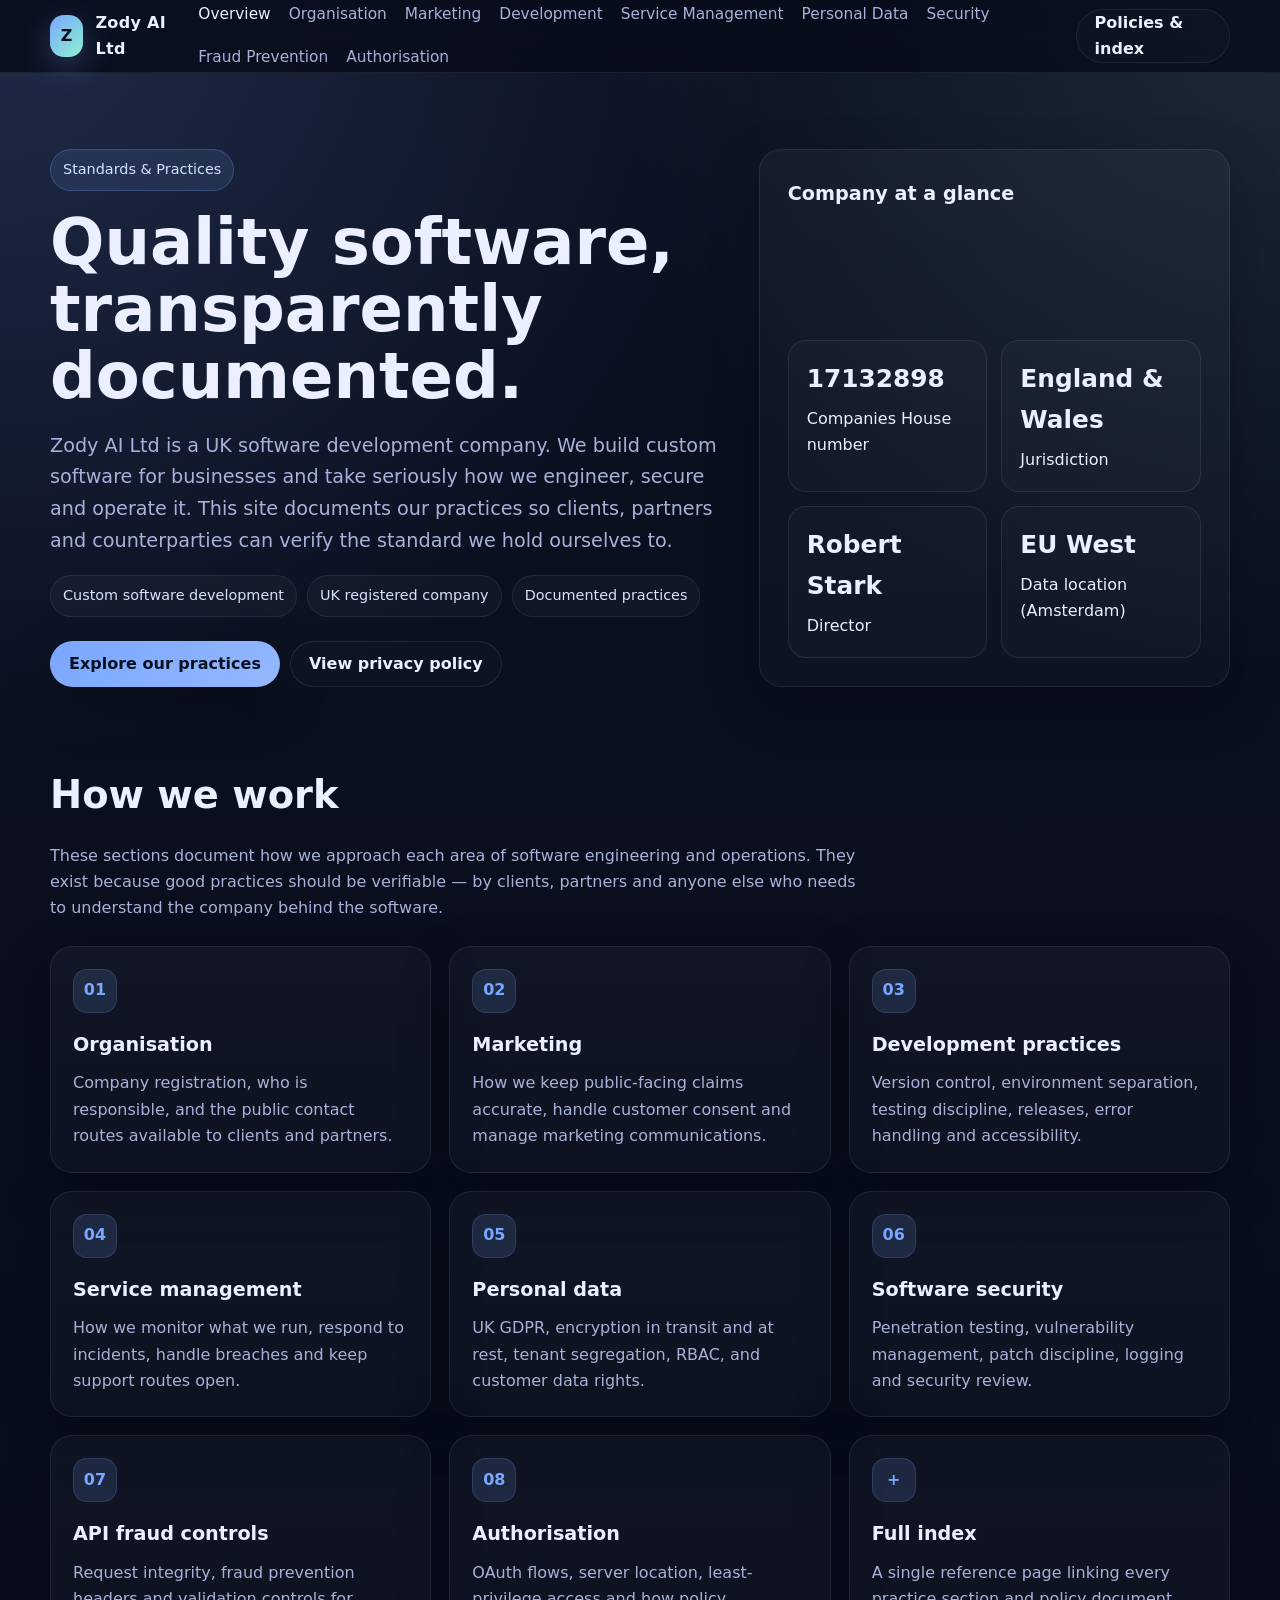
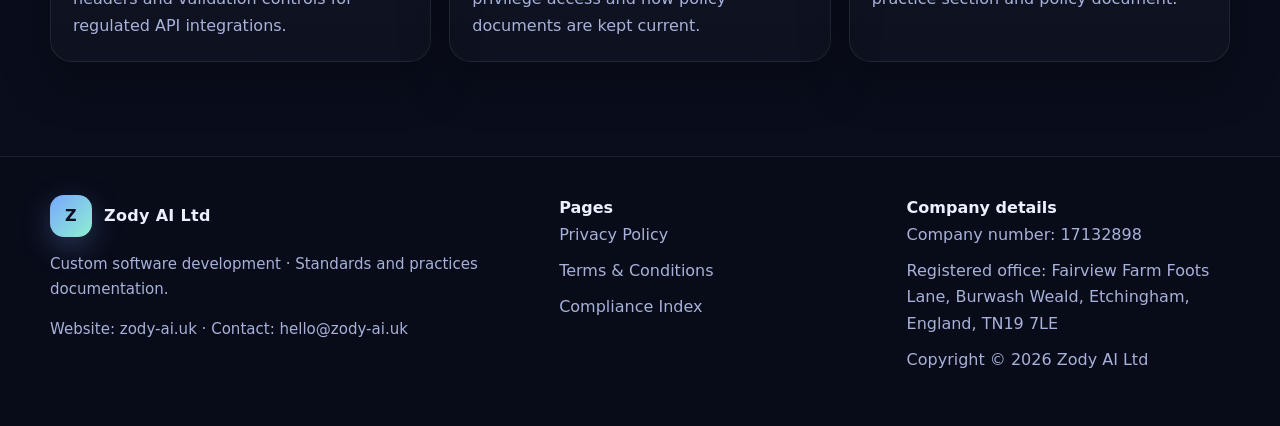
<file: index.html>
<!doctype html>
<html lang="en">
<head>
  <meta charset="utf-8">
  <meta name="viewport" content="width=device-width, initial-scale=1">
  <title>Zody AI Ltd · Standards &amp; Practices</title>
  <meta name="description" content="Zody AI Ltd is a UK software development company. This site documents how we build, secure and operate software — covering development practices, data handling, security and operational standards.">
  <link rel="stylesheet" href="assets/css/styles.css">
</head>
<body>
  <header class="topbar">
    <div class="container nav">
      <a class="brand" href="index.html"><div class="logo">Z</div><span>Zody AI Ltd</span></a>
      <nav class="navlinks"><a data-nav href="index.html">Overview</a>
<a data-nav href="pages/organisation.html">Organisation</a>
<a data-nav href="pages/marketing.html">Marketing</a>
<a data-nav href="pages/development.html">Development</a>
<a data-nav href="pages/service-management.html">Service Management</a>
<a data-nav href="pages/personal-data.html">Personal Data</a>
<a data-nav href="pages/security.html">Security</a>
<a data-nav href="pages/fraud-prevention.html">Fraud Prevention</a>
<a data-nav href="pages/authorisation.html">Authorisation</a></nav>
      <a class="button secondary" href="pages/compliance-index.html">Policies &amp; index</a>
    </div>
  </header>

  <main>
    <section class="hero">
      <div class="container hero-grid">
        <div>
          <span class="kicker">Standards &amp; Practices</span>
          <h1>Quality software, transparently documented.</h1>
          <p class="lead">Zody AI Ltd is a UK software development company. We build custom software for businesses and take seriously how we engineer, secure and operate it. This site documents our practices so clients, partners and counterparties can verify the standard we hold ourselves to.</p>
          <div class="page-meta">
            <span class="tag">Custom software development</span>
            <span class="tag">UK registered company</span>
            <span class="tag">Documented practices</span>
          </div>
          <div class="page-meta" style="margin-top:24px;">
            <a class="button" href="pages/compliance-index.html">Explore our practices</a>
            <a class="button secondary" href="pages/privacy.html">View privacy policy</a>
          </div>
        </div>
        <div class="panel hero-card">
          <div>
            <strong style="font-size:1.2rem;">Company at a glance</strong>
          </div>
          <div class="metric-grid">
            <div class="metric"><strong>17132898</strong><span>Companies House number</span></div>
            <div class="metric"><strong>England &amp; Wales</strong><span>Jurisdiction</span></div>
            <div class="metric"><strong>Robert Stark</strong><span>Director</span></div>
            <div class="metric"><strong>EU West</strong><span>Data location (Amsterdam)</span></div>
          </div>
        </div>
      </div>
    </section>

    <section class="section">
      <div class="container">
        <h2>How we work</h2>
        <p class="section-intro">These sections document how we approach each area of software engineering and operations. They exist because good practices should be verifiable — by clients, partners and anyone else who needs to understand the company behind the software.</p>
        <div class="grid grid-3">
          <a class="card" href="pages/organisation.html"><div class="icon-badge">01</div><h3>Organisation</h3><p>Company registration, who is responsible, and the public contact routes available to clients and partners.</p></a>
          <a class="card" href="pages/marketing.html"><div class="icon-badge">02</div><h3>Marketing</h3><p>How we keep public-facing claims accurate, handle customer consent and manage marketing communications.</p></a>
          <a class="card" href="pages/development.html"><div class="icon-badge">03</div><h3>Development practices</h3><p>Version control, environment separation, testing discipline, releases, error handling and accessibility.</p></a>
          <a class="card" href="pages/service-management.html"><div class="icon-badge">04</div><h3>Service management</h3><p>How we monitor what we run, respond to incidents, handle breaches and keep support routes open.</p></a>
          <a class="card" href="pages/personal-data.html"><div class="icon-badge">05</div><h3>Personal data</h3><p>UK GDPR, encryption in transit and at rest, tenant segregation, RBAC, and customer data rights.</p></a>
          <a class="card" href="pages/security.html"><div class="icon-badge">06</div><h3>Software security</h3><p>Penetration testing, vulnerability management, patch discipline, logging and security review.</p></a>
          <a class="card" href="pages/fraud-prevention.html"><div class="icon-badge">07</div><h3>API fraud controls</h3><p>Request integrity, fraud prevention headers and validation controls for regulated API integrations.</p></a>
          <a class="card" href="pages/authorisation.html"><div class="icon-badge">08</div><h3>Authorisation</h3><p>OAuth flows, server location, least-privilege access and how policy documents are kept current.</p></a>
          <a class="card" href="pages/compliance-index.html"><div class="icon-badge">+</div><h3>Full index</h3><p>A single reference page linking every practice section and policy document.</p></a>
        </div>
      </div>
    </section>

  </main>

  <footer class="footer">
  <div class="container footer-grid">
    <div>
      <div class="brand"><div class="logo">Z</div><span>Zody AI Ltd</span></div>
      <p class="small">Custom software development · Standards and practices documentation.</p>
      <p class="small">Website: zody-ai.uk · Contact: hello@zody-ai.uk</p>
    </div>
    <div>
      <strong>Pages</strong>
      <ul>
        <li><a href="pages/privacy.html">Privacy Policy</a></li>
        <li><a href="pages/terms.html">Terms &amp; Conditions</a></li>
        <li><a href="pages/compliance-index.html">Compliance Index</a></li>
      </ul>
    </div>
    <div>
      <strong>Company details</strong>
      <ul>
        <li>Company number: 17132898</li>
        <li>Registered office: Fairview Farm Foots Lane, Burwash Weald, Etchingham, England, TN19 7LE</li>
        <li>Copyright © <span data-year></span> Zody AI Ltd</li>
      </ul>
    </div>
  </div>
</footer>
  <script src="assets/js/site.js"></script>
</body>
</html>
</file>
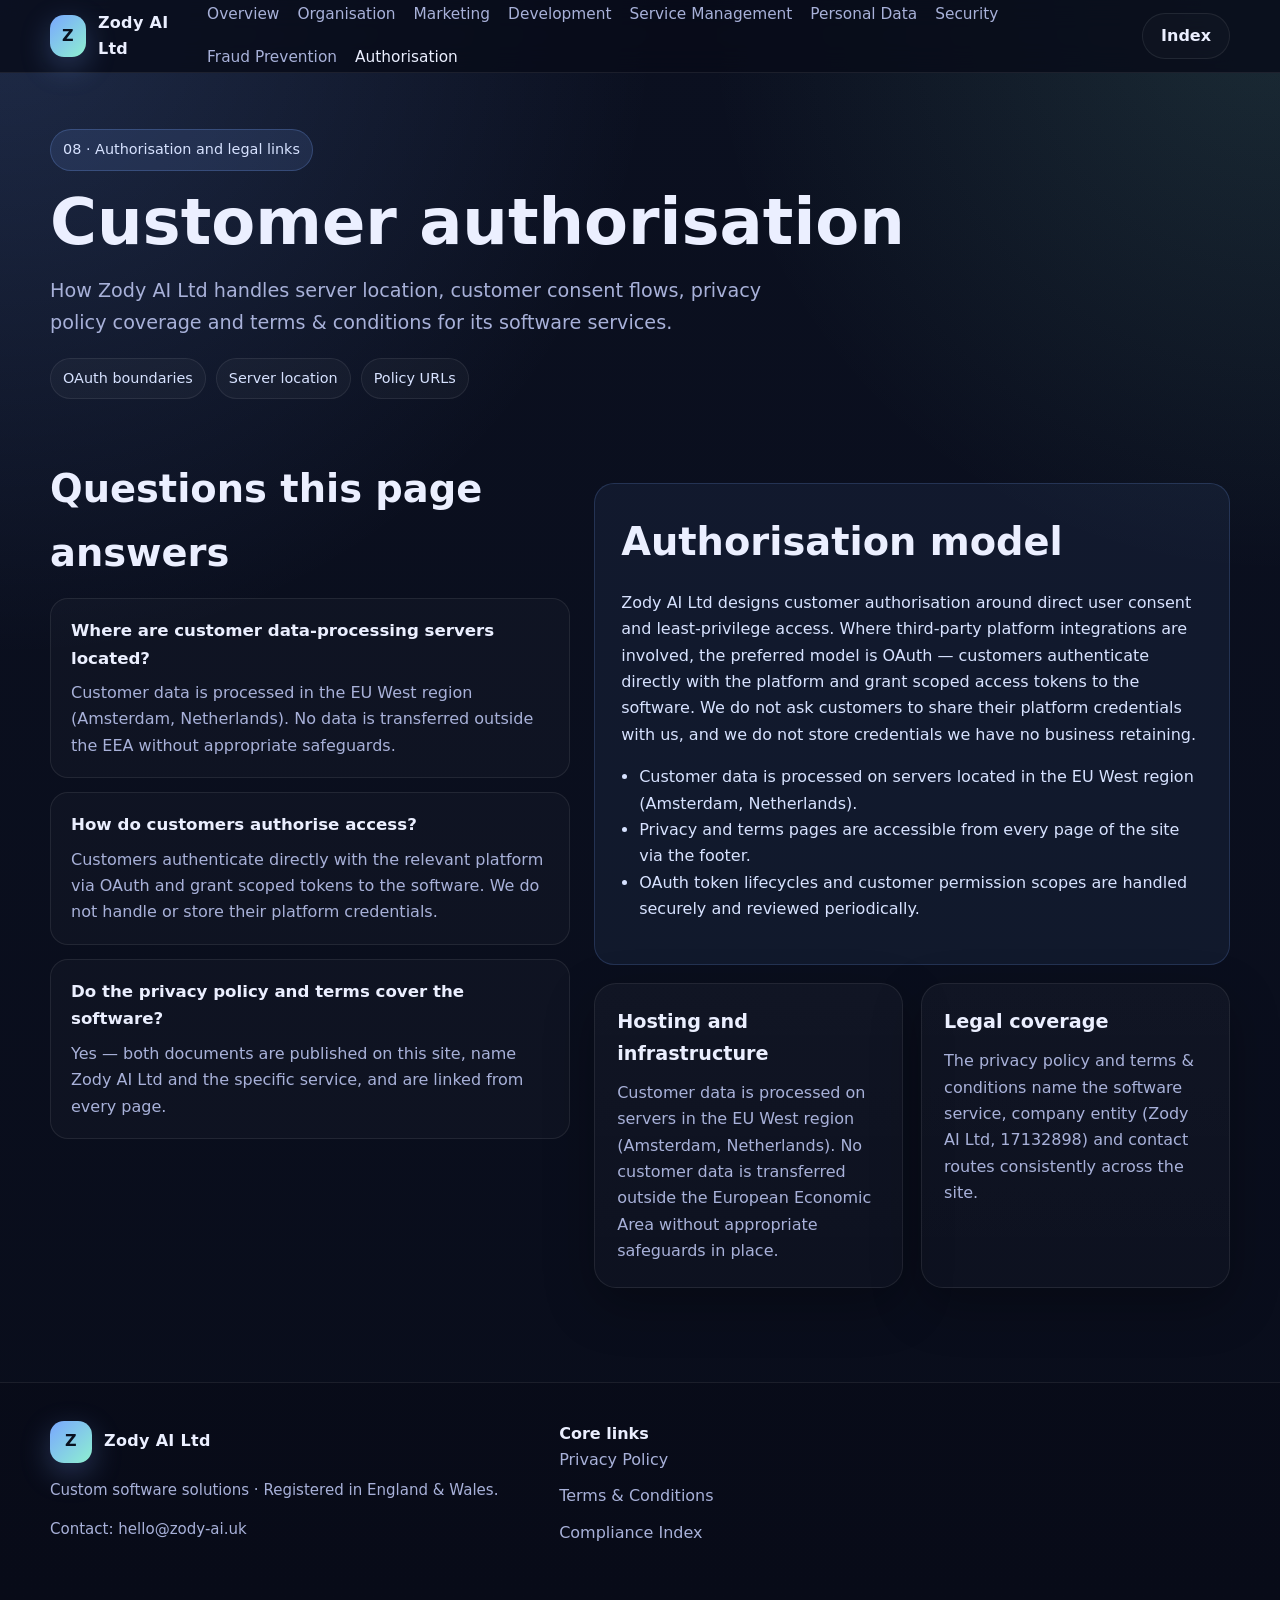
<file: pages/authorisation.html>
<!doctype html>
<html lang="en">
<head>
  <meta charset="utf-8">
  <meta name="viewport" content="width=device-width, initial-scale=1">
  <title>Customer authorisation · Zody AI Ltd</title>
  <meta name="description" content="How Zody AI Ltd handles server location, customer consent flows, privacy policy coverage and terms &amp; conditions for its software services.">
  <link rel="stylesheet" href="../assets/css/styles.css">
</head>
<body>
  <header class="topbar">
    <div class="container nav">
      <a class="brand" href="../index.html"><div class="logo">Z</div><span>Zody AI Ltd</span></a>
      <nav class="navlinks"><a data-nav href="../index.html">Overview</a>
<a data-nav href="organisation.html">Organisation</a>
<a data-nav href="marketing.html">Marketing</a>
<a data-nav href="development.html">Development</a>
<a data-nav href="service-management.html">Service Management</a>
<a data-nav href="personal-data.html">Personal Data</a>
<a data-nav href="security.html">Security</a>
<a data-nav href="fraud-prevention.html">Fraud Prevention</a>
<a data-nav href="authorisation.html">Authorisation</a></nav>
      <a class="button secondary" href="compliance-index.html">Index</a>
    </div>
  </header>
  <main>
    <section class="page-hero">
      <div class="container">
        <span class="kicker">08 · Authorisation and legal links</span>
        <h1>Customer authorisation</h1>
        <p class="lead">How Zody AI Ltd handles server location, customer consent flows, privacy policy coverage and terms &amp; conditions for its software services.</p>
        <div class="page-meta"><span class="tag">OAuth boundaries</span><span class="tag">Server location</span><span class="tag">Policy URLs</span></div>
      </div>
    </section>
    <section class="section">
      <div class="container split">
        <div>
          <h2>Questions this page answers</h2>
          <div class="question-list"><div class="question"><h3>Where are customer data-processing servers located?</h3><p>Customer data is processed in the EU West region (Amsterdam, Netherlands). No data is transferred outside the EEA without appropriate safeguards.</p></div><div class="question"><h3>How do customers authorise access?</h3><p>Customers authenticate directly with the relevant platform via OAuth and grant scoped tokens to the software. We do not handle or store their platform credentials.</p></div><div class="question"><h3>Do the privacy policy and terms cover the software?</h3><p>Yes — both documents are published on this site, name Zody AI Ltd and the specific service, and are linked from every page.</p></div></div>
        </div>
        <div>
          <div class="answer-block">
            <h2>Authorisation model</h2>
<p>Zody AI Ltd designs customer authorisation around direct user consent and least-privilege access. Where third-party platform integrations are involved, the preferred model is OAuth — customers authenticate directly with the platform and grant scoped access tokens to the software. We do not ask customers to share their platform credentials with us, and we do not store credentials we have no business retaining.</p>
<ul>
  <li>Customer data is processed on servers located in the EU West region (Amsterdam, Netherlands).</li>
  <li>Privacy and terms pages are accessible from every page of the site via the footer.</li>
  <li>OAuth token lifecycles and customer permission scopes are handled securely and reviewed periodically.</li>
</ul>
          </div>
          <div class="detail-grid" style="margin-top:18px;">
      <div class="panel card"><h3>Hosting and infrastructure</h3><p>Customer data is processed on servers in the EU West region (Amsterdam, Netherlands). No customer data is transferred outside the European Economic Area without appropriate safeguards in place.</p></div>
      <div class="panel card"><h3>Legal coverage</h3><p>The privacy policy and terms &amp; conditions name the software service, company entity (Zody AI Ltd, 17132898) and contact routes consistently across the site.</p></div>
    </div>
        </div>
      </div>
    </section>
  </main>
  <footer class="footer">
  <div class="container footer-grid">
    <div>
      <div class="brand"><div class="logo">Z</div><span>Zody AI Ltd</span></div>
      <p class="small">Custom software solutions · Registered in England &amp; Wales.</p>
      <p class="small">Contact: hello@zody-ai.uk</p>
    </div>
    <div>
      <strong>Core links</strong>
      <ul>
        <li><a href="privacy.html">Privacy Policy</a></li>
        <li><a href="terms.html">Terms &amp; Conditions</a></li>
        <li><a href="compliance-index.html">Compliance Index</a></li>
      </ul>
    </div>
  </div>
</footer>
  <script src="../assets/js/site.js"></script>
</body>
</html>
</file>
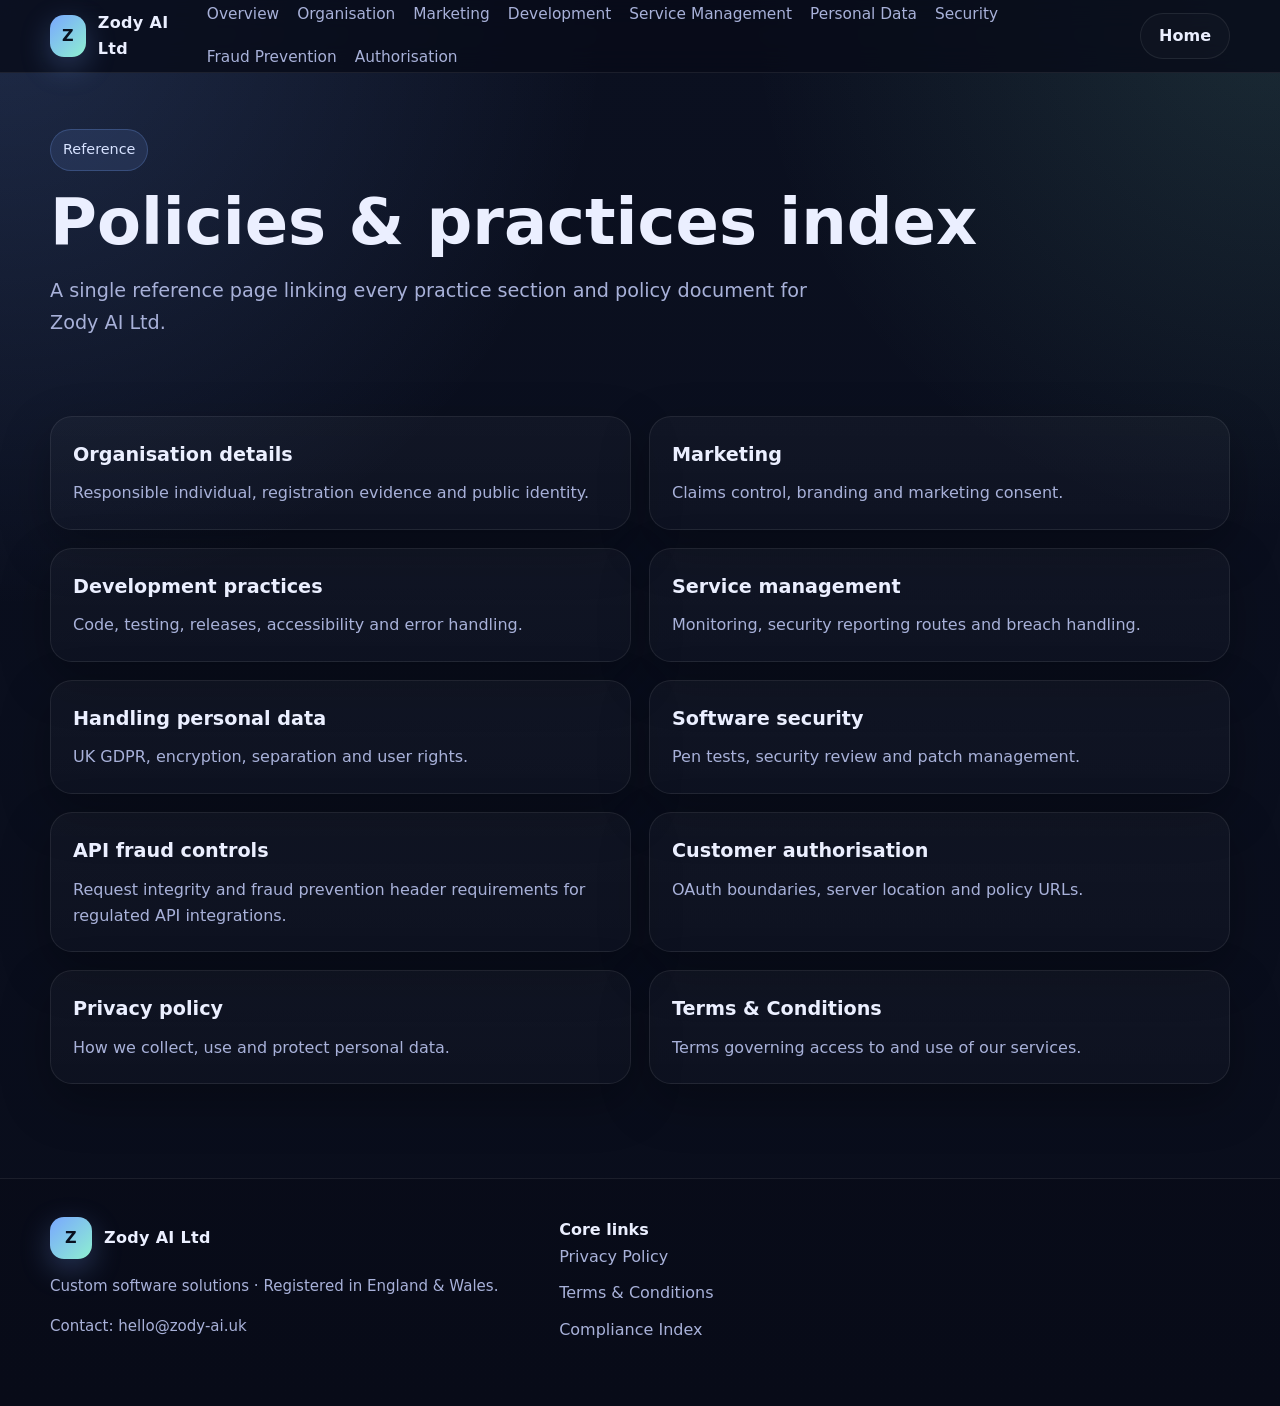
<file: pages/compliance-index.html>
<!doctype html>
<html lang="en">
<head>
  <meta charset="utf-8">
  <meta name="viewport" content="width=device-width, initial-scale=1">
  <title>Compliance index · Zody AI Ltd</title>
  <link rel="stylesheet" href="../assets/css/styles.css">
</head>
<body>
<header class="topbar">
  <div class="container nav">
    <a class="brand" href="../index.html"><div class="logo">Z</div><span>Zody AI Ltd</span></a>
    <nav class="navlinks"><a data-nav href="../index.html">Overview</a>
<a data-nav href="organisation.html">Organisation</a>
<a data-nav href="marketing.html">Marketing</a>
<a data-nav href="development.html">Development</a>
<a data-nav href="service-management.html">Service Management</a>
<a data-nav href="personal-data.html">Personal Data</a>
<a data-nav href="security.html">Security</a>
<a data-nav href="fraud-prevention.html">Fraud Prevention</a>
<a data-nav href="authorisation.html">Authorisation</a></nav>
    <a class="button secondary" href="../index.html">Home</a>
  </div>
</header>
<main>
  <section class="page-hero">
    <div class="container">
      <span class="kicker">Reference</span>
      <h1>Policies &amp; practices index</h1>
      <p class="lead">A single reference page linking every practice section and policy document for Zody AI Ltd.</p>
    </div>
  </section>
  <section class="section">
    <div class="container grid grid-2">
      <a class="card" href="organisation.html"><h3>Organisation details</h3><p>Responsible individual, registration evidence and public identity.</p></a>
      <a class="card" href="marketing.html"><h3>Marketing</h3><p>Claims control, branding and marketing consent.</p></a>
      <a class="card" href="development.html"><h3>Development practices</h3><p>Code, testing, releases, accessibility and error handling.</p></a>
      <a class="card" href="service-management.html"><h3>Service management</h3><p>Monitoring, security reporting routes and breach handling.</p></a>
      <a class="card" href="personal-data.html"><h3>Handling personal data</h3><p>UK GDPR, encryption, separation and user rights.</p></a>
      <a class="card" href="security.html"><h3>Software security</h3><p>Pen tests, security review and patch management.</p></a>
      <a class="card" href="fraud-prevention.html"><h3>API fraud controls</h3><p>Request integrity and fraud prevention header requirements for regulated API integrations.</p></a>
      <a class="card" href="authorisation.html"><h3>Customer authorisation</h3><p>OAuth boundaries, server location and policy URLs.</p></a>
      <a class="card" href="privacy.html"><h3>Privacy policy</h3><p>How we collect, use and protect personal data.</p></a>
      <a class="card" href="terms.html"><h3>Terms &amp; Conditions</h3><p>Terms governing access to and use of our services.</p></a>
    </div>
  </section>
</main>
<footer class="footer">
  <div class="container footer-grid">
    <div>
      <div class="brand"><div class="logo">Z</div><span>Zody AI Ltd</span></div>
      <p class="small">Custom software solutions · Registered in England &amp; Wales.</p>
      <p class="small">Contact: hello@zody-ai.uk</p>
    </div>
    <div>
      <strong>Core links</strong>
      <ul>
        <li><a href="privacy.html">Privacy Policy</a></li>
        <li><a href="terms.html">Terms &amp; Conditions</a></li>
        <li><a href="compliance-index.html">Compliance Index</a></li>
      </ul>
    </div>
  </div>
</footer>
<script src="../assets/js/site.js"></script>
</body>
</html>
</file>
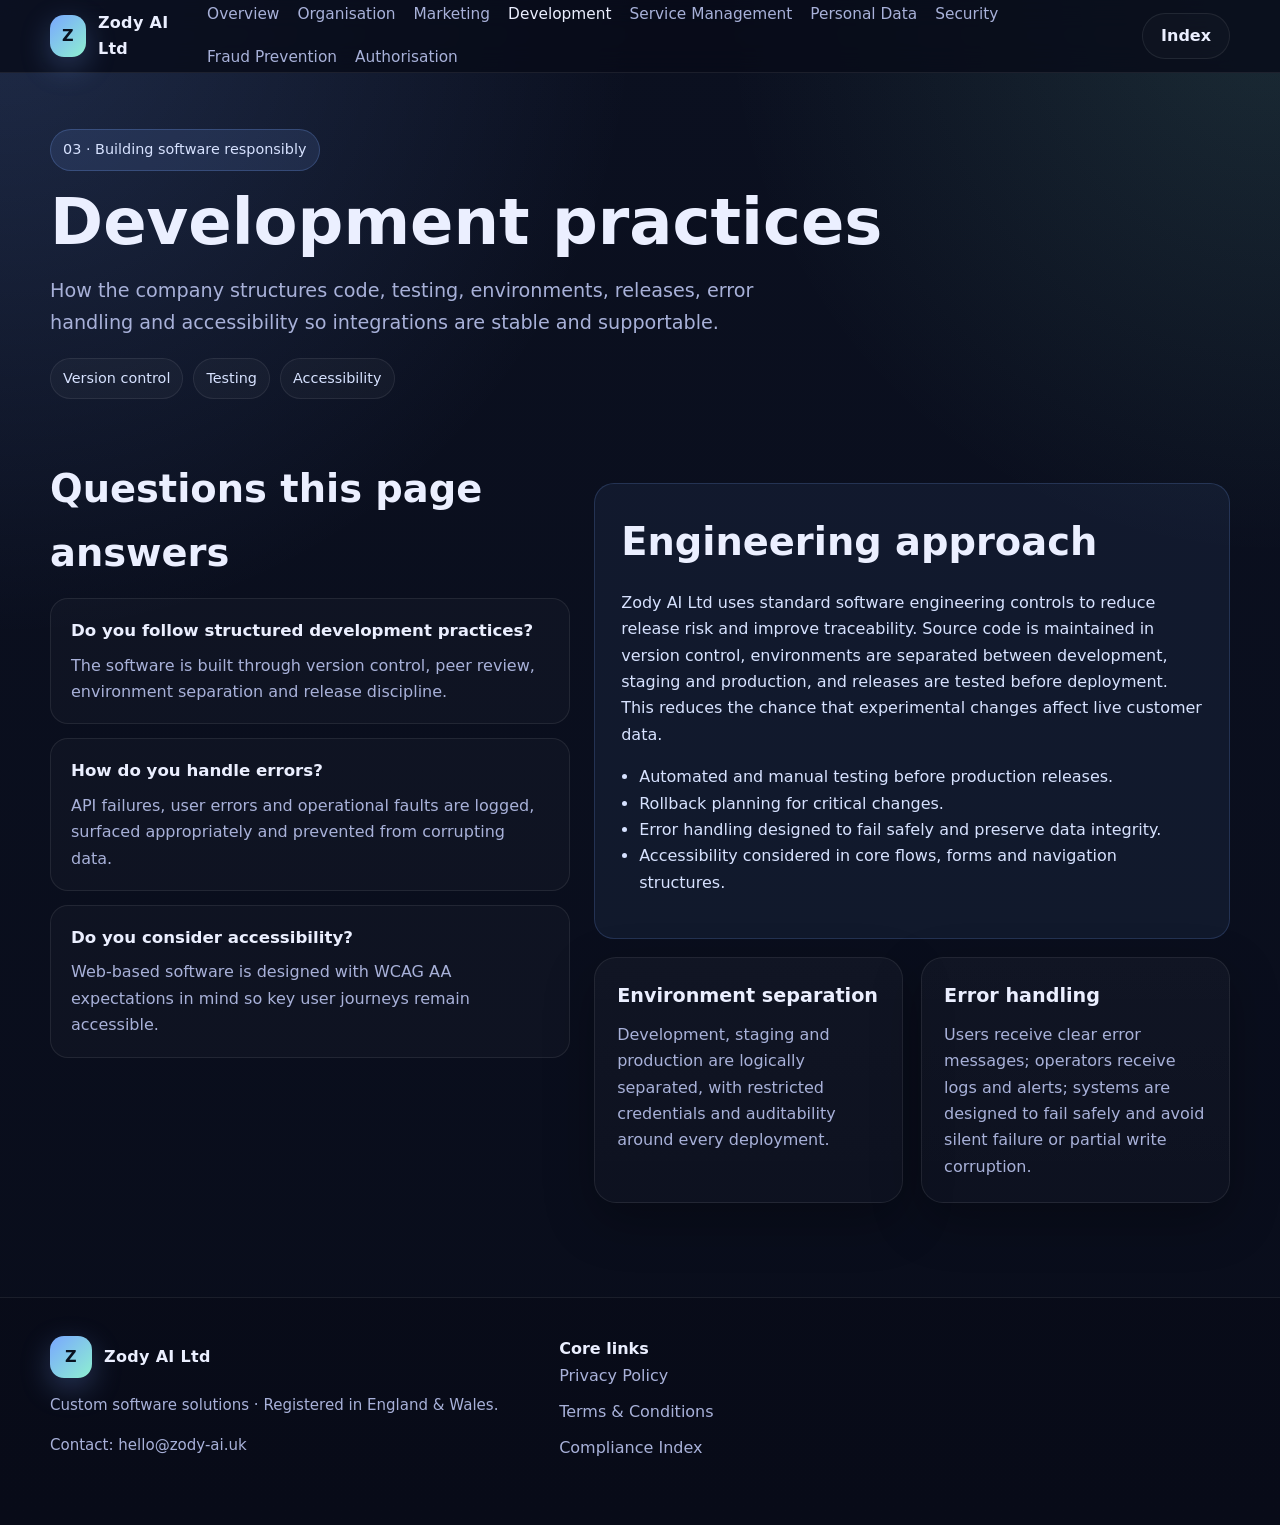
<file: pages/development.html>
<!doctype html>
<html lang="en">
<head>
  <meta charset="utf-8">
  <meta name="viewport" content="width=device-width, initial-scale=1">
  <title>Development practices · Zody AI Ltd</title>
  <meta name="description" content="How the company structures code, testing, environments, releases, error handling and accessibility so integrations are stable and supportable.">
  <link rel="stylesheet" href="../assets/css/styles.css">
</head>
<body>
  <header class="topbar">
    <div class="container nav">
      <a class="brand" href="../index.html"><div class="logo">Z</div><span>Zody AI Ltd</span></a>
      <nav class="navlinks"><a data-nav href="../index.html">Overview</a>
<a data-nav href="organisation.html">Organisation</a>
<a data-nav href="marketing.html">Marketing</a>
<a data-nav href="development.html">Development</a>
<a data-nav href="service-management.html">Service Management</a>
<a data-nav href="personal-data.html">Personal Data</a>
<a data-nav href="security.html">Security</a>
<a data-nav href="fraud-prevention.html">Fraud Prevention</a>
<a data-nav href="authorisation.html">Authorisation</a></nav>
      <a class="button secondary" href="compliance-index.html">Index</a>
    </div>
  </header>
  <main>
    <section class="page-hero">
      <div class="container">
        <span class="kicker">03 · Building software responsibly</span>
        <h1>Development practices</h1>
        <p class="lead">How the company structures code, testing, environments, releases, error handling and accessibility so integrations are stable and supportable.</p>
        <div class="page-meta"><span class="tag">Version control</span><span class="tag">Testing</span><span class="tag">Accessibility</span></div>
      </div>
    </section>
    <section class="section">
      <div class="container split">
        <div>
          <h2>Questions this page answers</h2>
          <div class="question-list"><div class="question"><h3>Do you follow structured development practices?</h3><p>The software is built through version control, peer review, environment separation and release discipline.</p></div><div class="question"><h3>How do you handle errors?</h3><p>API failures, user errors and operational faults are logged, surfaced appropriately and prevented from corrupting data.</p></div><div class="question"><h3>Do you consider accessibility?</h3><p>Web-based software is designed with WCAG AA expectations in mind so key user journeys remain accessible.</p></div></div>
        </div>
        <div>
          <div class="answer-block">
            <h2>Engineering approach</h2>
<p>Zody AI Ltd uses standard software engineering controls to reduce release risk and improve traceability. Source code is maintained in version control, environments are separated between development, staging and production, and releases are tested before deployment. This reduces the chance that experimental changes affect live customer data.</p>
<ul>
  <li>Automated and manual testing before production releases.</li>
  <li>Rollback planning for critical changes.</li>
  <li>Error handling designed to fail safely and preserve data integrity.</li>
  <li>Accessibility considered in core flows, forms and navigation structures.</li>
</ul>
          </div>
          <div class="detail-grid" style="margin-top:18px;">
      <div class="panel card"><h3>Environment separation</h3><p>Development, staging and production are logically separated, with restricted credentials and auditability around every deployment.</p></div>
      <div class="panel card"><h3>Error handling</h3><p>Users receive clear error messages; operators receive logs and alerts; systems are designed to fail safely and avoid silent failure or partial write corruption.</p></div>
    </div>
        </div>
      </div>
    </section>
  </main>
  <footer class="footer">
  <div class="container footer-grid">
    <div>
      <div class="brand"><div class="logo">Z</div><span>Zody AI Ltd</span></div>
      <p class="small">Custom software solutions · Registered in England &amp; Wales.</p>
      <p class="small">Contact: hello@zody-ai.uk</p>
    </div>
    <div>
      <strong>Core links</strong>
      <ul>
        <li><a href="privacy.html">Privacy Policy</a></li>
        <li><a href="terms.html">Terms &amp; Conditions</a></li>
        <li><a href="compliance-index.html">Compliance Index</a></li>
      </ul>
    </div>
  </div>
</footer>
  <script src="../assets/js/site.js"></script>
</body>
</html>
</file>
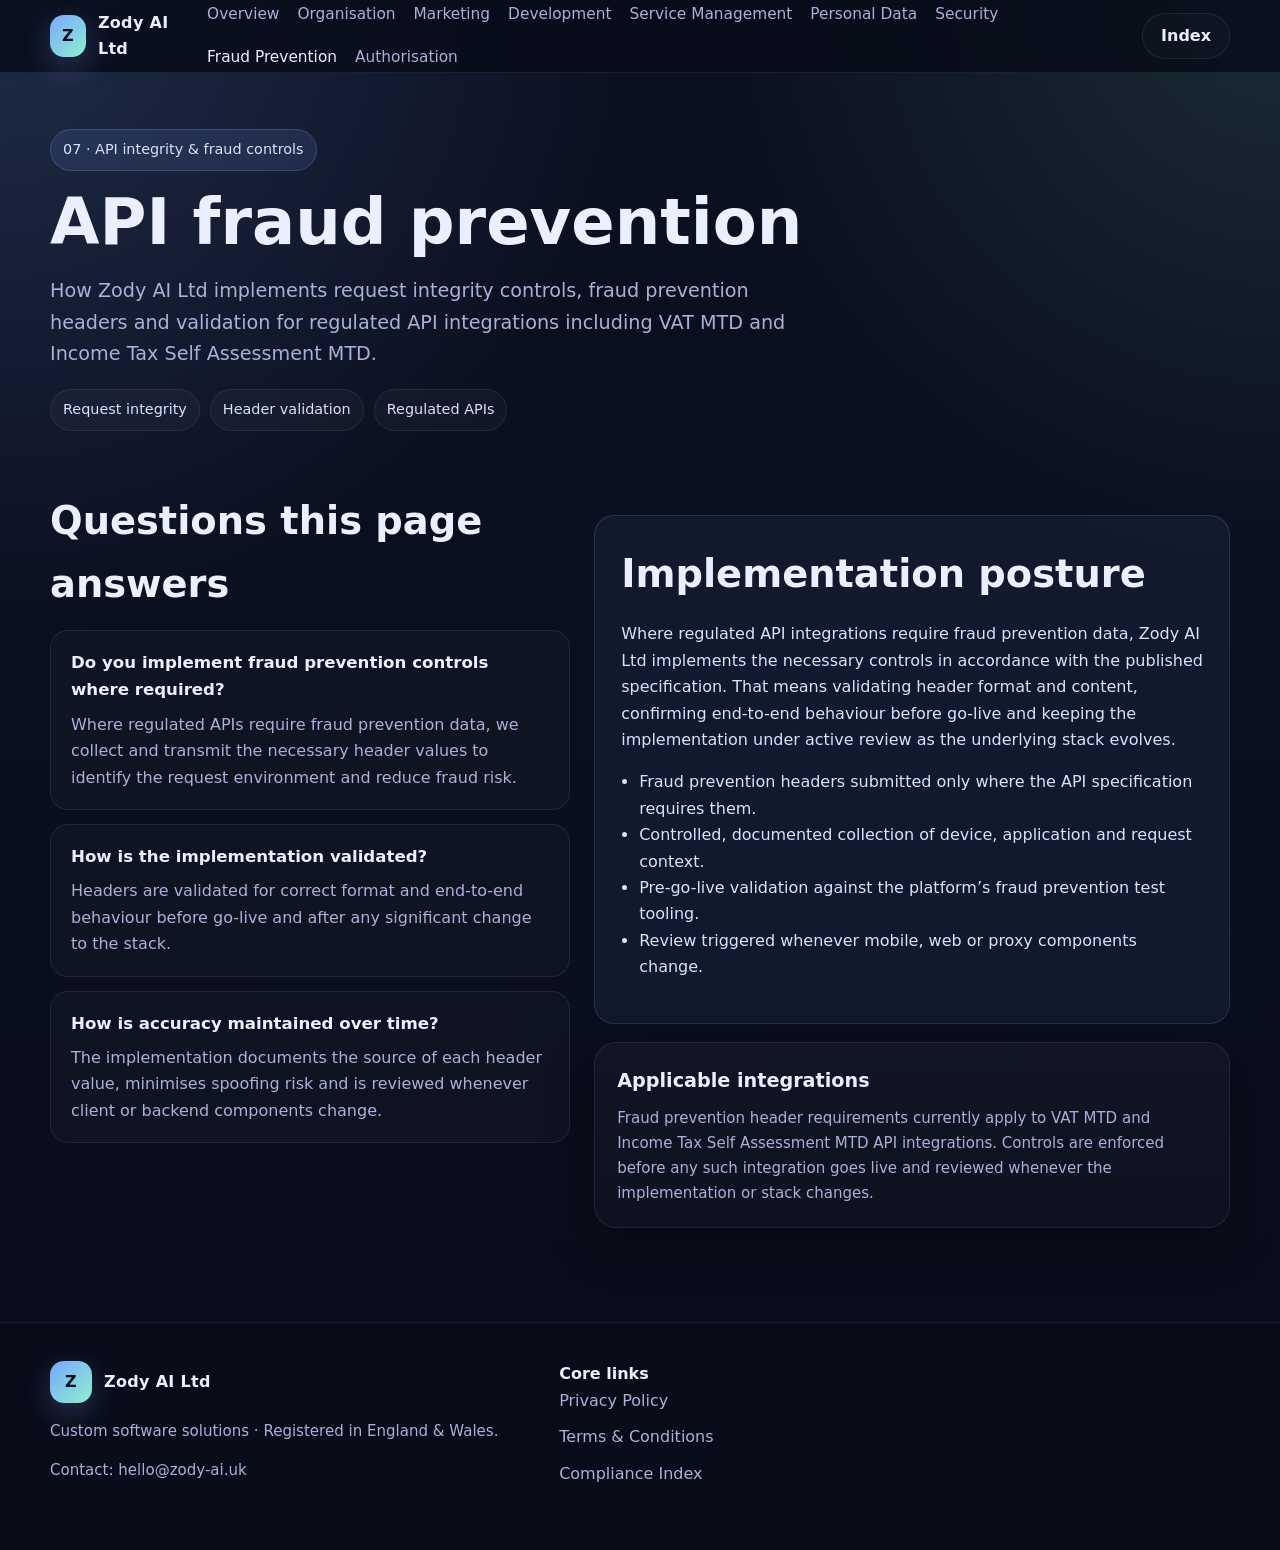
<file: pages/fraud-prevention.html>
<!doctype html>
<html lang="en">
<head>
  <meta charset="utf-8">
  <meta name="viewport" content="width=device-width, initial-scale=1">
  <title>Fraud prevention data · Zody AI Ltd</title>
  <meta name="description" content="How Zody AI Ltd implements and validates fraud prevention controls, request integrity and header requirements for regulated API integrations.">
  <link rel="stylesheet" href="../assets/css/styles.css">
</head>
<body>
  <header class="topbar">
    <div class="container nav">
      <a class="brand" href="../index.html"><div class="logo">Z</div><span>Zody AI Ltd</span></a>
      <nav class="navlinks"><a data-nav href="../index.html">Overview</a>
<a data-nav href="organisation.html">Organisation</a>
<a data-nav href="marketing.html">Marketing</a>
<a data-nav href="development.html">Development</a>
<a data-nav href="service-management.html">Service Management</a>
<a data-nav href="personal-data.html">Personal Data</a>
<a data-nav href="security.html">Security</a>
<a data-nav href="fraud-prevention.html">Fraud Prevention</a>
<a data-nav href="authorisation.html">Authorisation</a></nav>
      <a class="button secondary" href="compliance-index.html">Index</a>
    </div>
  </header>
  <main>
    <section class="page-hero">
      <div class="container">
        <span class="kicker">07 · API integrity &amp; fraud controls</span>
        <h1>API fraud prevention</h1>
        <p class="lead">How Zody AI Ltd implements request integrity controls, fraud prevention headers and validation for regulated API integrations including VAT MTD and Income Tax Self Assessment MTD.</p>
        <div class="page-meta"><span class="tag">Request integrity</span><span class="tag">Header validation</span><span class="tag">Regulated APIs</span></div>
      </div>
    </section>
    <section class="section">
      <div class="container split">
        <div>
          <h2>Questions this page answers</h2>
          <div class="question-list"><div class="question"><h3>Do you implement fraud prevention controls where required?</h3><p>Where regulated APIs require fraud prevention data, we collect and transmit the necessary header values to identify the request environment and reduce fraud risk.</p></div><div class="question"><h3>How is the implementation validated?</h3><p>Headers are validated for correct format and end-to-end behaviour before go-live and after any significant change to the stack.</p></div><div class="question"><h3>How is accuracy maintained over time?</h3><p>The implementation documents the source of each header value, minimises spoofing risk and is reviewed whenever client or backend components change.</p></div></div>
        </div>
        <div>
          <div class="answer-block">
            <h2>Implementation posture</h2>
<p>Where regulated API integrations require fraud prevention data, Zody AI Ltd implements the necessary controls in accordance with the published specification. That means validating header format and content, confirming end-to-end behaviour before go-live and keeping the implementation under active review as the underlying stack evolves.</p>
<ul>
  <li>Fraud prevention headers submitted only where the API specification requires them.</li>
  <li>Controlled, documented collection of device, application and request context.</li>
  <li>Pre-go-live validation against the platform’s fraud prevention test tooling.</li>
  <li>Review triggered whenever mobile, web or proxy components change.</li>
</ul>
          </div>
          <div class="panel card" style="margin-top:18px;">
      <h3>Applicable integrations</h3>
      <p class="small">Fraud prevention header requirements currently apply to VAT MTD and Income Tax Self Assessment MTD API integrations. Controls are enforced before any such integration goes live and reviewed whenever the implementation or stack changes.</p>
    </div>
        </div>
      </div>
    </section>
  </main>
  <footer class="footer">
  <div class="container footer-grid">
    <div>
      <div class="brand"><div class="logo">Z</div><span>Zody AI Ltd</span></div>
      <p class="small">Custom software solutions · Registered in England &amp; Wales.</p>
      <p class="small">Contact: hello@zody-ai.uk</p>
    </div>
    <div>
      <strong>Core links</strong>
      <ul>
        <li><a href="privacy.html">Privacy Policy</a></li>
        <li><a href="terms.html">Terms &amp; Conditions</a></li>
        <li><a href="compliance-index.html">Compliance Index</a></li>
      </ul>
    </div>
  </div>
</footer>
  <script src="../assets/js/site.js"></script>
</body>
</html>
</file>
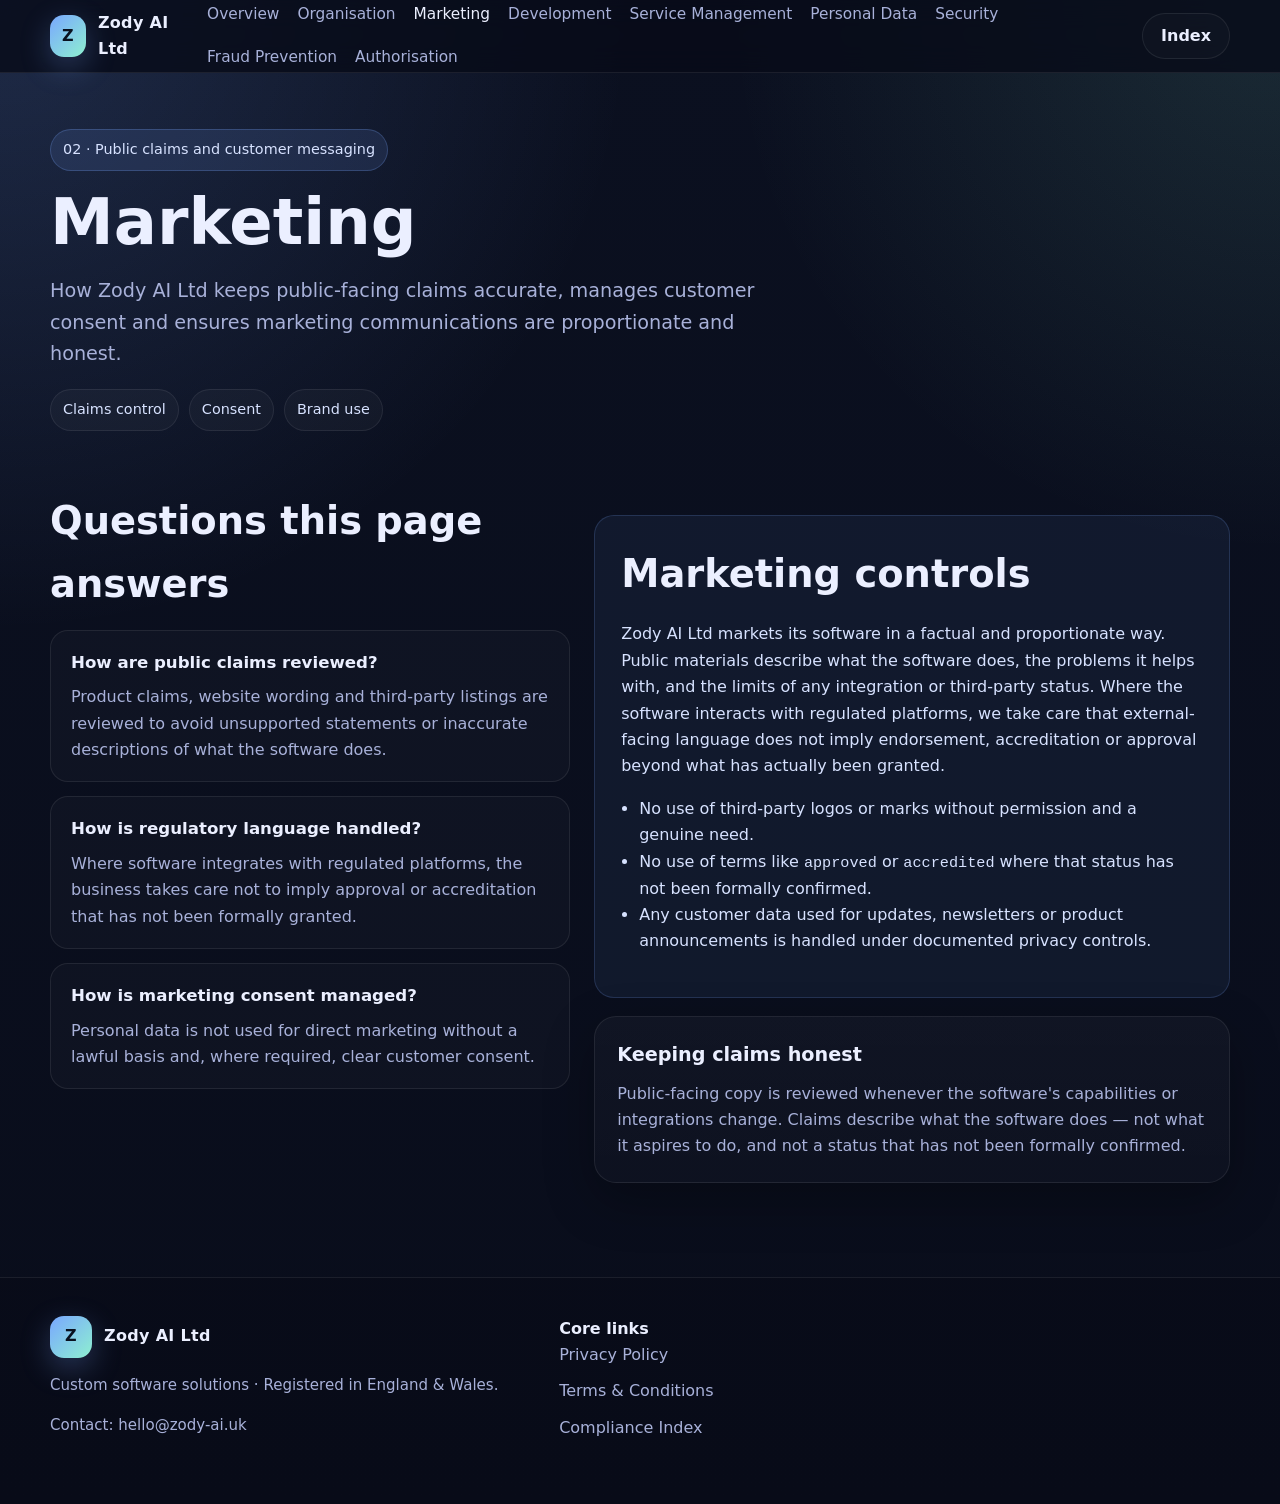
<file: pages/marketing.html>
<!doctype html>
<html lang="en">
<head>
  <meta charset="utf-8">
  <meta name="viewport" content="width=device-width, initial-scale=1">
  <title>Marketing · Zody AI Ltd</title>
  <meta name="description" content="How Zody AI Ltd keeps public-facing claims accurate, manages customer consent and ensures marketing communications are proportionate and honest.">
  <link rel="stylesheet" href="../assets/css/styles.css">
</head>
<body>
  <header class="topbar">
    <div class="container nav">
      <a class="brand" href="../index.html"><div class="logo">Z</div><span>Zody AI Ltd</span></a>
      <nav class="navlinks"><a data-nav href="../index.html">Overview</a>
<a data-nav href="organisation.html">Organisation</a>
<a data-nav href="marketing.html">Marketing</a>
<a data-nav href="development.html">Development</a>
<a data-nav href="service-management.html">Service Management</a>
<a data-nav href="personal-data.html">Personal Data</a>
<a data-nav href="security.html">Security</a>
<a data-nav href="fraud-prevention.html">Fraud Prevention</a>
<a data-nav href="authorisation.html">Authorisation</a></nav>
      <a class="button secondary" href="compliance-index.html">Index</a>
    </div>
  </header>
  <main>
    <section class="page-hero">
      <div class="container">
        <span class="kicker">02 · Public claims and customer messaging</span>
        <h1>Marketing</h1>
        <p class="lead">How Zody AI Ltd keeps public-facing claims accurate, manages customer consent and ensures marketing communications are proportionate and honest.</p>
        <div class="page-meta"><span class="tag">Claims control</span><span class="tag">Consent</span><span class="tag">Brand use</span></div>
      </div>
    </section>
    <section class="section">
      <div class="container split">
        <div>
          <h2>Questions this page answers</h2>
          <div class="question-list"><div class="question"><h3>How are public claims reviewed?</h3><p>Product claims, website wording and third-party listings are reviewed to avoid unsupported statements or inaccurate descriptions of what the software does.</p></div><div class="question"><h3>How is regulatory language handled?</h3><p>Where software integrates with regulated platforms, the business takes care not to imply approval or accreditation that has not been formally granted.</p></div><div class="question"><h3>How is marketing consent managed?</h3><p>Personal data is not used for direct marketing without a lawful basis and, where required, clear customer consent.</p></div></div>
        </div>
        <div>
          <div class="answer-block">
            <h2>Marketing controls</h2>
<p>Zody AI Ltd markets its software in a factual and proportionate way. Public materials describe what the software does, the problems it helps with, and the limits of any integration or third-party status. Where the software interacts with regulated platforms, we take care that external-facing language does not imply endorsement, accreditation or approval beyond what has actually been granted.</p>
<ul>
  <li>No use of third-party logos or marks without permission and a genuine need.</li>
  <li>No use of terms like <span class="codeish">approved</span> or <span class="codeish">accredited</span> where that status has not been formally confirmed.</li>
  <li>Any customer data used for updates, newsletters or product announcements is handled under documented privacy controls.</li>
</ul>
          </div>
          <div class="panel card" style="margin-top:18px;">
      <h3>Keeping claims honest</h3>
      <p class=”small”>Public-facing copy is reviewed whenever the software's capabilities or integrations change. Claims describe what the software does — not what it aspires to do, and not a status that has not been formally confirmed.</p>
    </div>
        </div>
      </div>
    </section>
  </main>
  <footer class="footer">
  <div class="container footer-grid">
    <div>
      <div class="brand"><div class="logo">Z</div><span>Zody AI Ltd</span></div>
      <p class="small">Custom software solutions · Registered in England &amp; Wales.</p>
      <p class="small">Contact: hello@zody-ai.uk</p>
    </div>
    <div>
      <strong>Core links</strong>
      <ul>
        <li><a href="privacy.html">Privacy Policy</a></li>
        <li><a href="terms.html">Terms &amp; Conditions</a></li>
        <li><a href="compliance-index.html">Compliance Index</a></li>
      </ul>
    </div>
  </div>
</footer>
  <script src="../assets/js/site.js"></script>
</body>
</html>
</file>
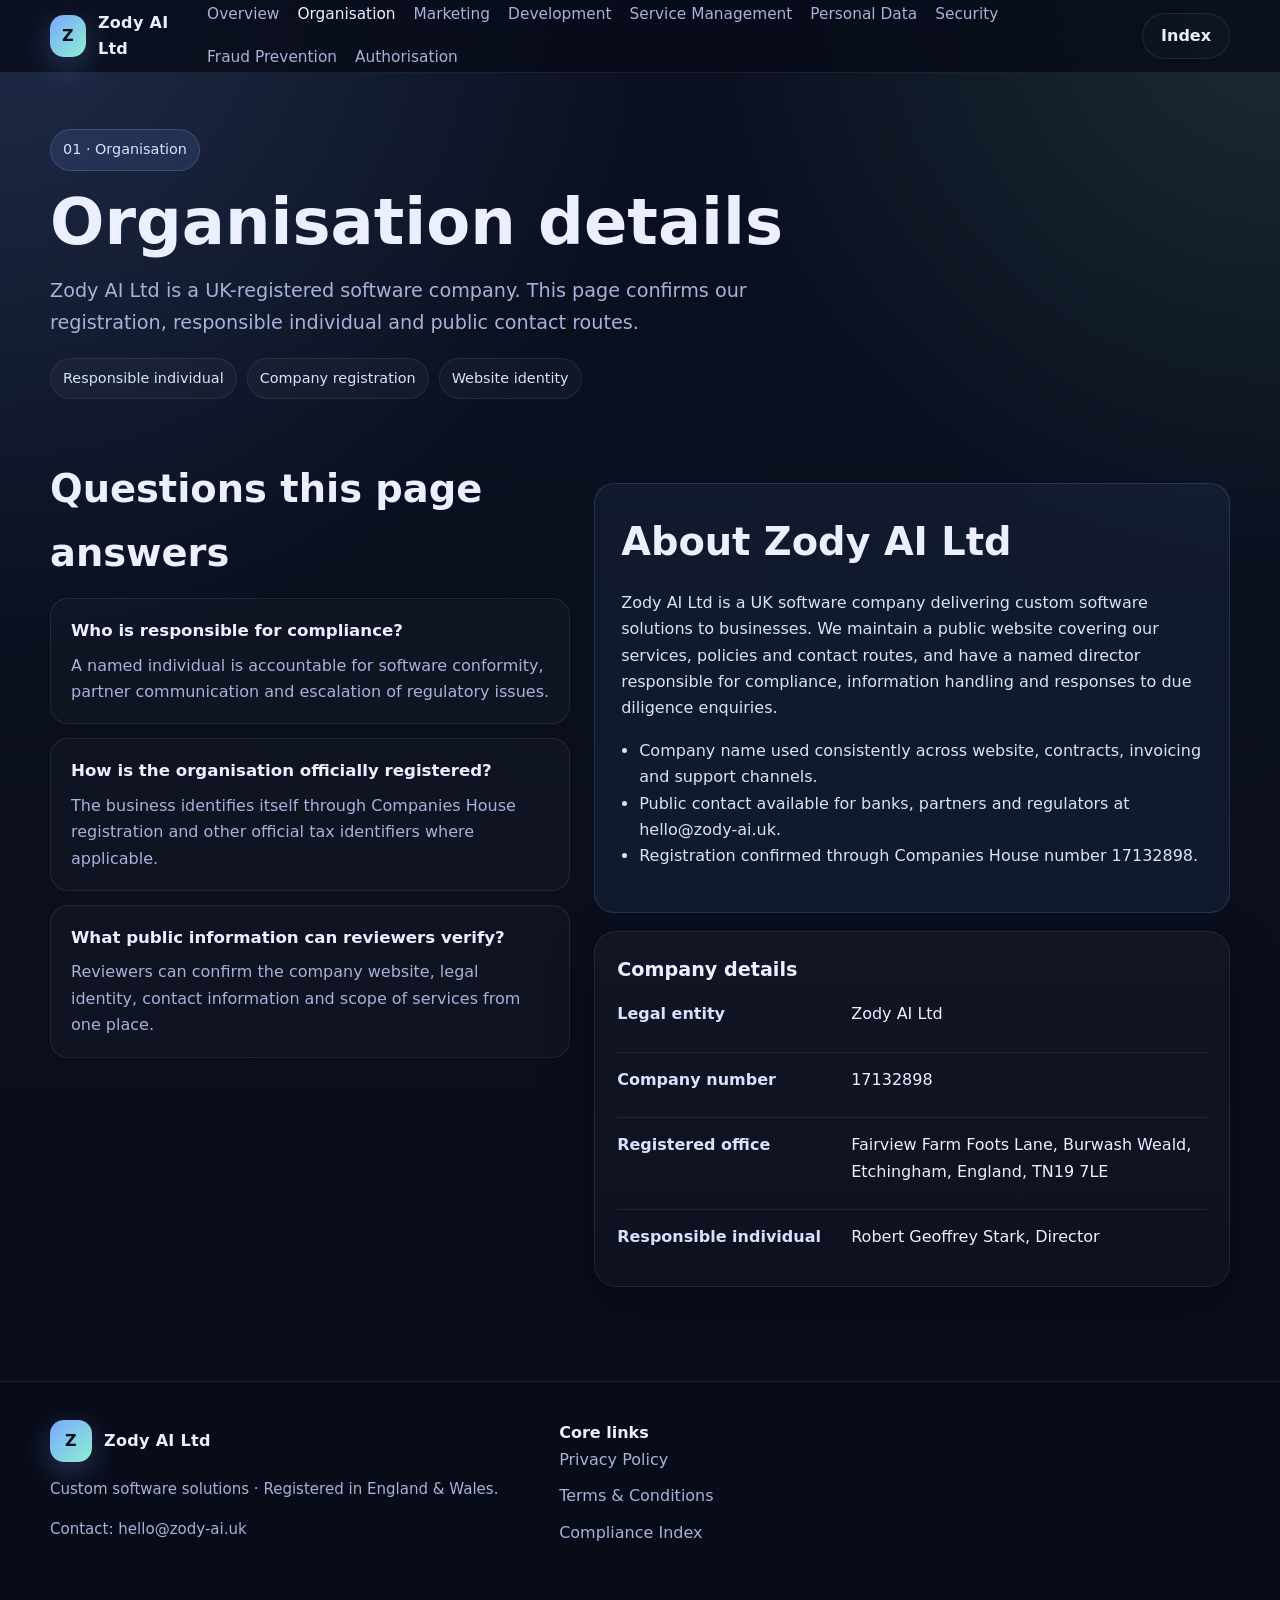
<file: pages/organisation.html>
<!doctype html>
<html lang="en">
<head>
  <meta charset="utf-8">
  <meta name="viewport" content="width=device-width, initial-scale=1">
  <title>Organisation details · Zody AI Ltd</title>
  <meta name="description" content="Zody AI Ltd company registration, responsible individual and contact details for banks, partners and regulators.">
  <link rel="stylesheet" href="../assets/css/styles.css">
</head>
<body>
  <header class="topbar">
    <div class="container nav">
      <a class="brand" href="../index.html"><div class="logo">Z</div><span>Zody AI Ltd</span></a>
      <nav class="navlinks"><a data-nav href="../index.html">Overview</a>
<a data-nav href="organisation.html">Organisation</a>
<a data-nav href="marketing.html">Marketing</a>
<a data-nav href="development.html">Development</a>
<a data-nav href="service-management.html">Service Management</a>
<a data-nav href="personal-data.html">Personal Data</a>
<a data-nav href="security.html">Security</a>
<a data-nav href="fraud-prevention.html">Fraud Prevention</a>
<a data-nav href="authorisation.html">Authorisation</a></nav>
      <a class="button secondary" href="compliance-index.html">Index</a>
    </div>
  </header>
  <main>
    <section class="page-hero">
      <div class="container">
        <span class="kicker">01 · Organisation</span>
        <h1>Organisation details</h1>
        <p class="lead">Zody AI Ltd is a UK-registered software company. This page confirms our registration, responsible individual and public contact routes.</p>
        <div class="page-meta"><span class="tag">Responsible individual</span><span class="tag">Company registration</span><span class="tag">Website identity</span></div>
      </div>
    </section>
    <section class="section">
      <div class="container split">
        <div>
          <h2>Questions this page answers</h2>
          <div class="question-list"><div class="question"><h3>Who is responsible for compliance?</h3><p>A named individual is accountable for software conformity, partner communication and escalation of regulatory issues.</p></div><div class="question"><h3>How is the organisation officially registered?</h3><p>The business identifies itself through Companies House registration and other official tax identifiers where applicable.</p></div><div class="question"><h3>What public information can reviewers verify?</h3><p>Reviewers can confirm the company website, legal identity, contact information and scope of services from one place.</p></div></div>
        </div>
        <div>
          <div class="answer-block">
            <h2>About Zody AI Ltd</h2>
<p>Zody AI Ltd is a UK software company delivering custom software solutions to businesses. We maintain a public website covering our services, policies and contact routes, and have a named director responsible for compliance, information handling and responses to due diligence enquiries.</p>
<ul>
  <li>Company name used consistently across website, contracts, invoicing and support channels.</li>
  <li>Public contact available for banks, partners and regulators at hello@zody-ai.uk.</li>
  <li>Registration confirmed through Companies House number 17132898.</li>
</ul>
          </div>
          <div class="panel card" style="margin-top:18px;">
      <h3>Company details</h3>
      <div class="table-like">
        <div class="row"><strong>Legal entity</strong><span>Zody AI Ltd</span></div>
        <div class="row"><strong>Company number</strong><span>17132898</span></div>
        <div class="row"><strong>Registered office</strong><span>Fairview Farm Foots Lane, Burwash Weald, Etchingham, England, TN19 7LE</span></div>
        <div class="row"><strong>Responsible individual</strong><span>Robert Geoffrey Stark, Director</span></div>
      </div>
    </div>
        </div>
      </div>
    </section>
  </main>
  <footer class="footer">
  <div class="container footer-grid">
    <div>
      <div class="brand"><div class="logo">Z</div><span>Zody AI Ltd</span></div>
      <p class="small">Custom software solutions · Registered in England &amp; Wales.</p>
      <p class="small">Contact: hello@zody-ai.uk</p>
    </div>
    <div>
      <strong>Core links</strong>
      <ul>
        <li><a href="privacy.html">Privacy Policy</a></li>
        <li><a href="terms.html">Terms &amp; Conditions</a></li>
        <li><a href="compliance-index.html">Compliance Index</a></li>
      </ul>
    </div>
  </div>
</footer>
  <script src="../assets/js/site.js"></script>
</body>
</html>
</file>
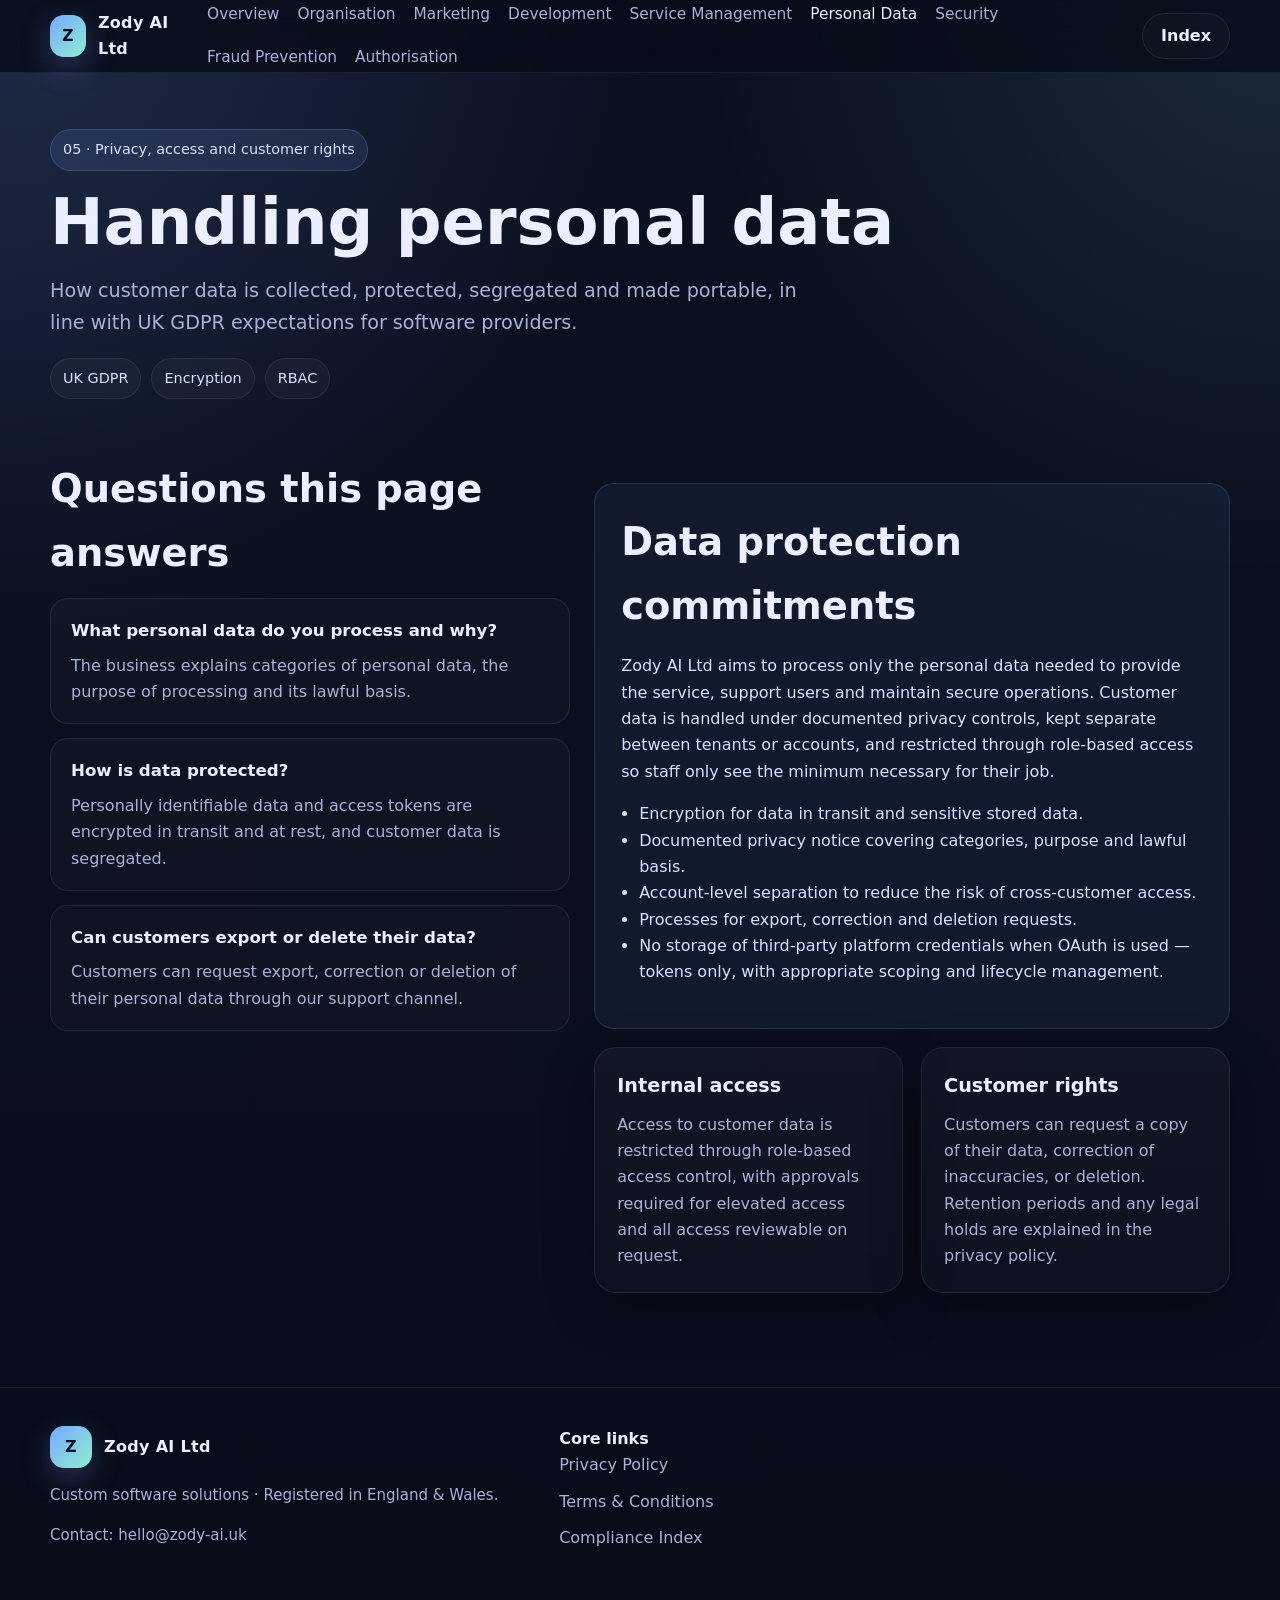
<file: pages/personal-data.html>
<!doctype html>
<html lang="en">
<head>
  <meta charset="utf-8">
  <meta name="viewport" content="width=device-width, initial-scale=1">
  <title>Handling personal data · Zody AI Ltd</title>
  <meta name="description" content="How customer data is collected, protected, segregated and made portable, in line with UK GDPR expectations for software providers.">
  <link rel="stylesheet" href="../assets/css/styles.css">
</head>
<body>
  <header class="topbar">
    <div class="container nav">
      <a class="brand" href="../index.html"><div class="logo">Z</div><span>Zody AI Ltd</span></a>
      <nav class="navlinks"><a data-nav href="../index.html">Overview</a>
<a data-nav href="organisation.html">Organisation</a>
<a data-nav href="marketing.html">Marketing</a>
<a data-nav href="development.html">Development</a>
<a data-nav href="service-management.html">Service Management</a>
<a data-nav href="personal-data.html">Personal Data</a>
<a data-nav href="security.html">Security</a>
<a data-nav href="fraud-prevention.html">Fraud Prevention</a>
<a data-nav href="authorisation.html">Authorisation</a></nav>
      <a class="button secondary" href="compliance-index.html">Index</a>
    </div>
  </header>
  <main>
    <section class="page-hero">
      <div class="container">
        <span class="kicker">05 · Privacy, access and customer rights</span>
        <h1>Handling personal data</h1>
        <p class="lead">How customer data is collected, protected, segregated and made portable, in line with UK GDPR expectations for software providers.</p>
        <div class="page-meta"><span class="tag">UK GDPR</span><span class="tag">Encryption</span><span class="tag">RBAC</span></div>
      </div>
    </section>
    <section class="section">
      <div class="container split">
        <div>
          <h2>Questions this page answers</h2>
          <div class="question-list"><div class="question"><h3>What personal data do you process and why?</h3><p>The business explains categories of personal data, the purpose of processing and its lawful basis.</p></div><div class="question"><h3>How is data protected?</h3><p>Personally identifiable data and access tokens are encrypted in transit and at rest, and customer data is segregated.</p></div><div class="question"><h3>Can customers export or delete their data?</h3><p>Customers can request export, correction or deletion of their personal data through our support channel.</p></div></div>
        </div>
        <div>
          <div class="answer-block">
            <h2>Data protection commitments</h2>
<p>Zody AI Ltd aims to process only the personal data needed to provide the service, support users and maintain secure operations. Customer data is handled under documented privacy controls, kept separate between tenants or accounts, and restricted through role-based access so staff only see the minimum necessary for their job.</p>
<ul>
  <li>Encryption for data in transit and sensitive stored data.</li>
  <li>Documented privacy notice covering categories, purpose and lawful basis.</li>
  <li>Account-level separation to reduce the risk of cross-customer access.</li>
  <li>Processes for export, correction and deletion requests.</li>
  <li>No storage of third-party platform credentials when OAuth is used — tokens only, with appropriate scoping and lifecycle management.</li>
</ul>
          </div>
          <div class="detail-grid" style="margin-top:18px;">
      <div class="panel card"><h3>Internal access</h3><p>Access to customer data is restricted through role-based access control, with approvals required for elevated access and all access reviewable on request.</p></div>
      <div class="panel card"><h3>Customer rights</h3><p>Customers can request a copy of their data, correction of inaccuracies, or deletion. Retention periods and any legal holds are explained in the privacy policy.</p></div>
    </div>
        </div>
      </div>
    </section>
  </main>
  <footer class="footer">
  <div class="container footer-grid">
    <div>
      <div class="brand"><div class="logo">Z</div><span>Zody AI Ltd</span></div>
      <p class="small">Custom software solutions · Registered in England &amp; Wales.</p>
      <p class="small">Contact: hello@zody-ai.uk</p>
    </div>
    <div>
      <strong>Core links</strong>
      <ul>
        <li><a href="privacy.html">Privacy Policy</a></li>
        <li><a href="terms.html">Terms &amp; Conditions</a></li>
        <li><a href="compliance-index.html">Compliance Index</a></li>
      </ul>
    </div>
  </div>
</footer>
  <script src="../assets/js/site.js"></script>
</body>
</html>
</file>
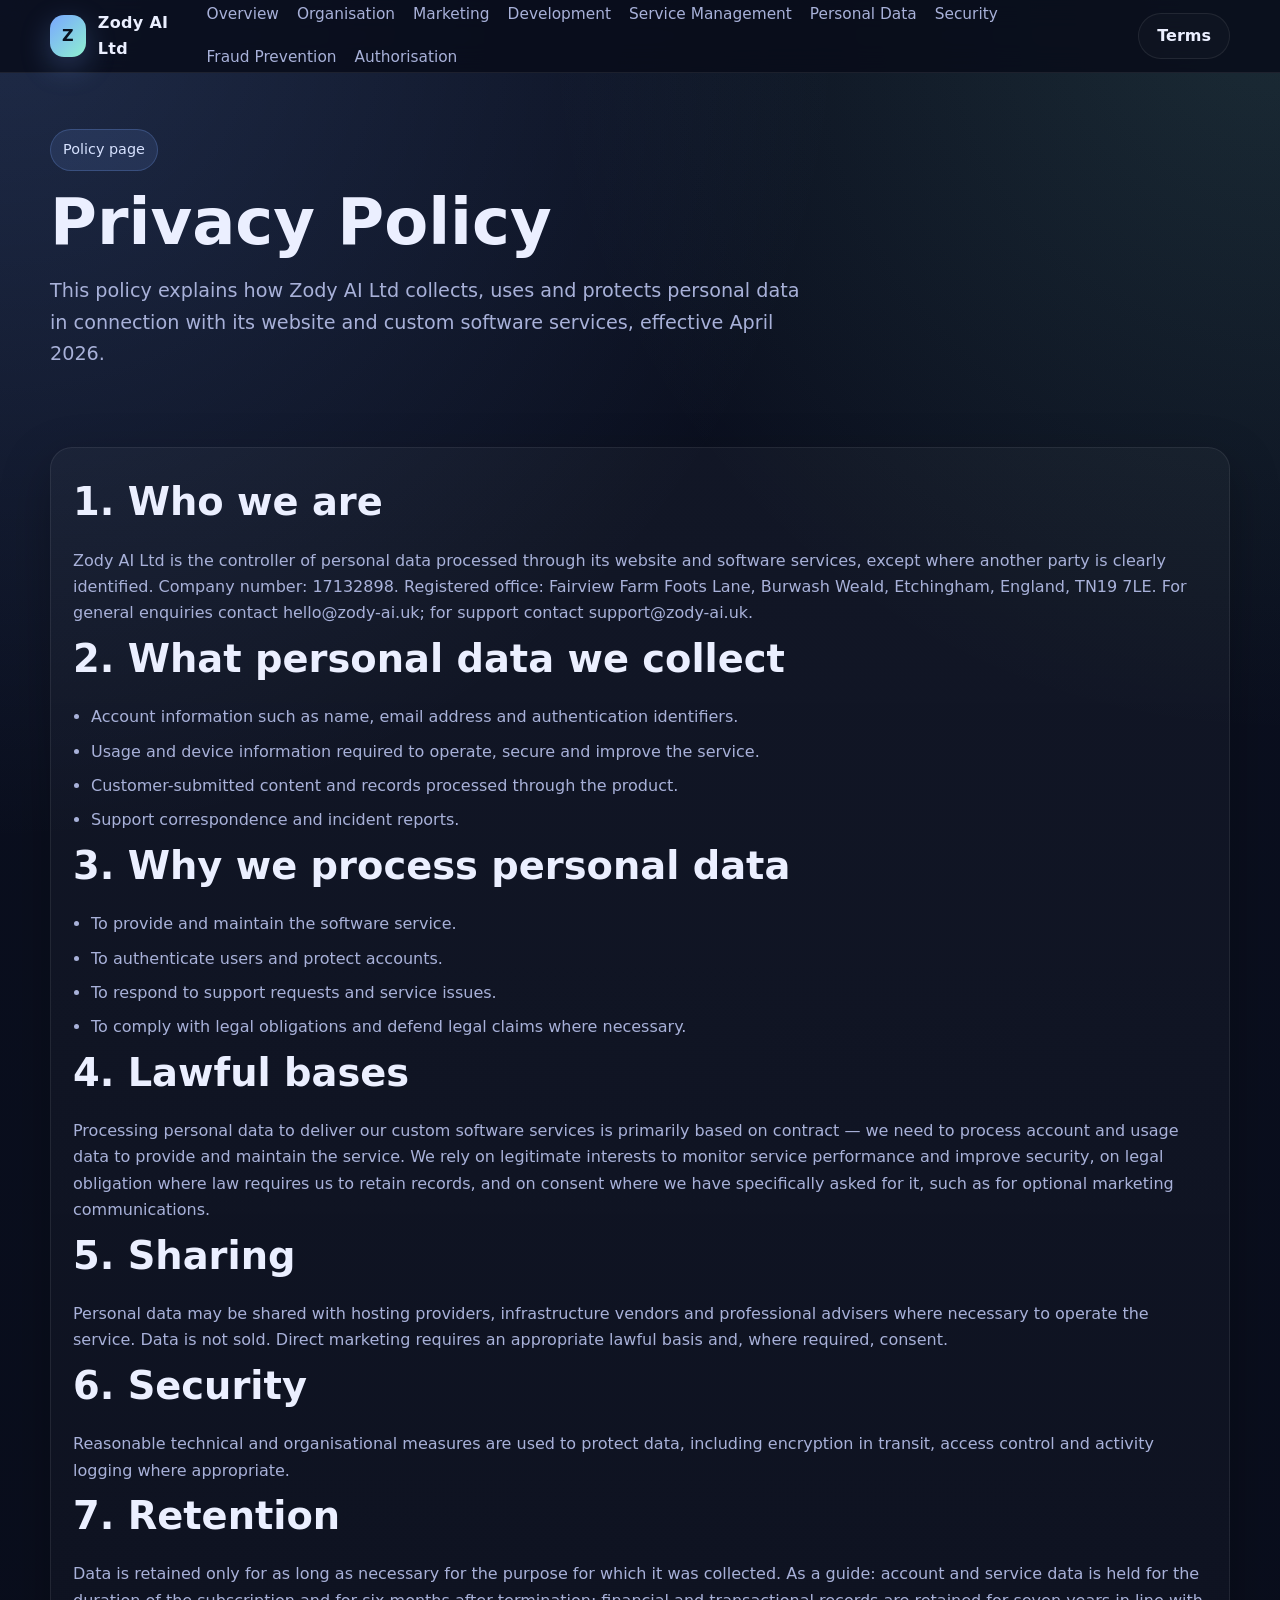
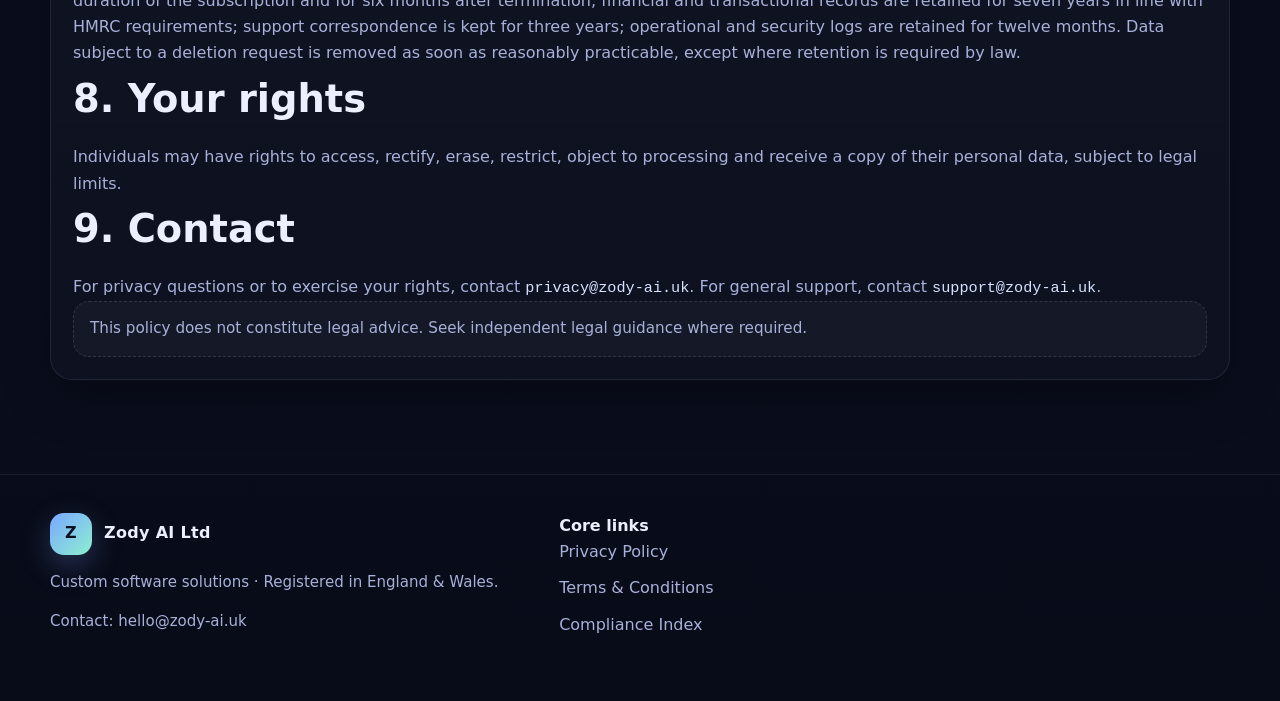
<file: pages/privacy.html>
<!doctype html>
<html lang="en"><head><meta charset="utf-8"><meta name="viewport" content="width=device-width, initial-scale=1"><title>Privacy Policy · Zody AI Ltd</title><link rel="stylesheet" href="../assets/css/styles.css"></head>
<body>
<header class="topbar"><div class="container nav"><a class="brand" href="../index.html"><div class="logo">Z</div><span>Zody AI Ltd</span></a><nav class="navlinks"><a data-nav href="../index.html">Overview</a>
<a data-nav href="organisation.html">Organisation</a>
<a data-nav href="marketing.html">Marketing</a>
<a data-nav href="development.html">Development</a>
<a data-nav href="service-management.html">Service Management</a>
<a data-nav href="personal-data.html">Personal Data</a>
<a data-nav href="security.html">Security</a>
<a data-nav href="fraud-prevention.html">Fraud Prevention</a>
<a data-nav href="authorisation.html">Authorisation</a></nav><a class="button secondary" href="terms.html">Terms</a></div></header>
<main>
<section class="page-hero"><div class="container"><span class="kicker">Policy page</span><h1>Privacy Policy</h1><p class="lead">This policy explains how Zody AI Ltd collects, uses and protects personal data in connection with its website and custom software services, effective April 2026.</p></div></section>
<section class="section"><div class="container panel card">
<h2>1. Who we are</h2><p>Zody AI Ltd is the controller of personal data processed through its website and software services, except where another party is clearly identified. Company number: 17132898. Registered office: Fairview Farm Foots Lane, Burwash Weald, Etchingham, England, TN19 7LE. For general enquiries contact hello@zody-ai.uk; for support contact support@zody-ai.uk.</p>
<h2>2. What personal data we collect</h2><ul class="checklist"><li>Account information such as name, email address and authentication identifiers.</li><li>Usage and device information required to operate, secure and improve the service.</li><li>Customer-submitted content and records processed through the product.</li><li>Support correspondence and incident reports.</li></ul>
<h2>3. Why we process personal data</h2><ul class="checklist"><li>To provide and maintain the software service.</li><li>To authenticate users and protect accounts.</li><li>To respond to support requests and service issues.</li><li>To comply with legal obligations and defend legal claims where necessary.</li></ul>
<h2>4. Lawful bases</h2><p>Processing personal data to deliver our custom software services is primarily based on contract — we need to process account and usage data to provide and maintain the service. We rely on legitimate interests to monitor service performance and improve security, on legal obligation where law requires us to retain records, and on consent where we have specifically asked for it, such as for optional marketing communications.</p>
<h2>5. Sharing</h2><p>Personal data may be shared with hosting providers, infrastructure vendors and professional advisers where necessary to operate the service. Data is not sold. Direct marketing requires an appropriate lawful basis and, where required, consent.</p>
<h2>6. Security</h2><p>Reasonable technical and organisational measures are used to protect data, including encryption in transit, access control and activity logging where appropriate.</p>
<h2>7. Retention</h2><p>Data is retained only for as long as necessary for the purpose for which it was collected. As a guide: account and service data is held for the duration of the subscription and for six months after termination; financial and transactional records are retained for seven years in line with HMRC requirements; support correspondence is kept for three years; operational and security logs are retained for twelve months. Data subject to a deletion request is removed as soon as reasonably practicable, except where retention is required by law.</p>
<h2>8. Your rights</h2><p>Individuals may have rights to access, rectify, erase, restrict, object to processing and receive a copy of their personal data, subject to legal limits.</p>
<h2>9. Contact</h2><p>For privacy questions or to exercise your rights, contact <span class="codeish">privacy@zody-ai.uk</span>. For general support, contact <span class="codeish">support@zody-ai.uk</span>.</p>
<div class="notice">This policy does not constitute legal advice. Seek independent legal guidance where required.</div>
</div></section>
</main>
<footer class="footer">
  <div class="container footer-grid">
    <div>
      <div class="brand"><div class="logo">Z</div><span>Zody AI Ltd</span></div>
      <p class="small">Custom software solutions · Registered in England &amp; Wales.</p>
      <p class="small">Contact: hello@zody-ai.uk</p>
    </div>
    <div>
      <strong>Core links</strong>
      <ul>
        <li><a href="privacy.html">Privacy Policy</a></li>
        <li><a href="terms.html">Terms &amp; Conditions</a></li>
        <li><a href="compliance-index.html">Compliance Index</a></li>
      </ul>
    </div>
  </div>
</footer>
<script src="../assets/js/site.js"></script>
</body></html>
</file>
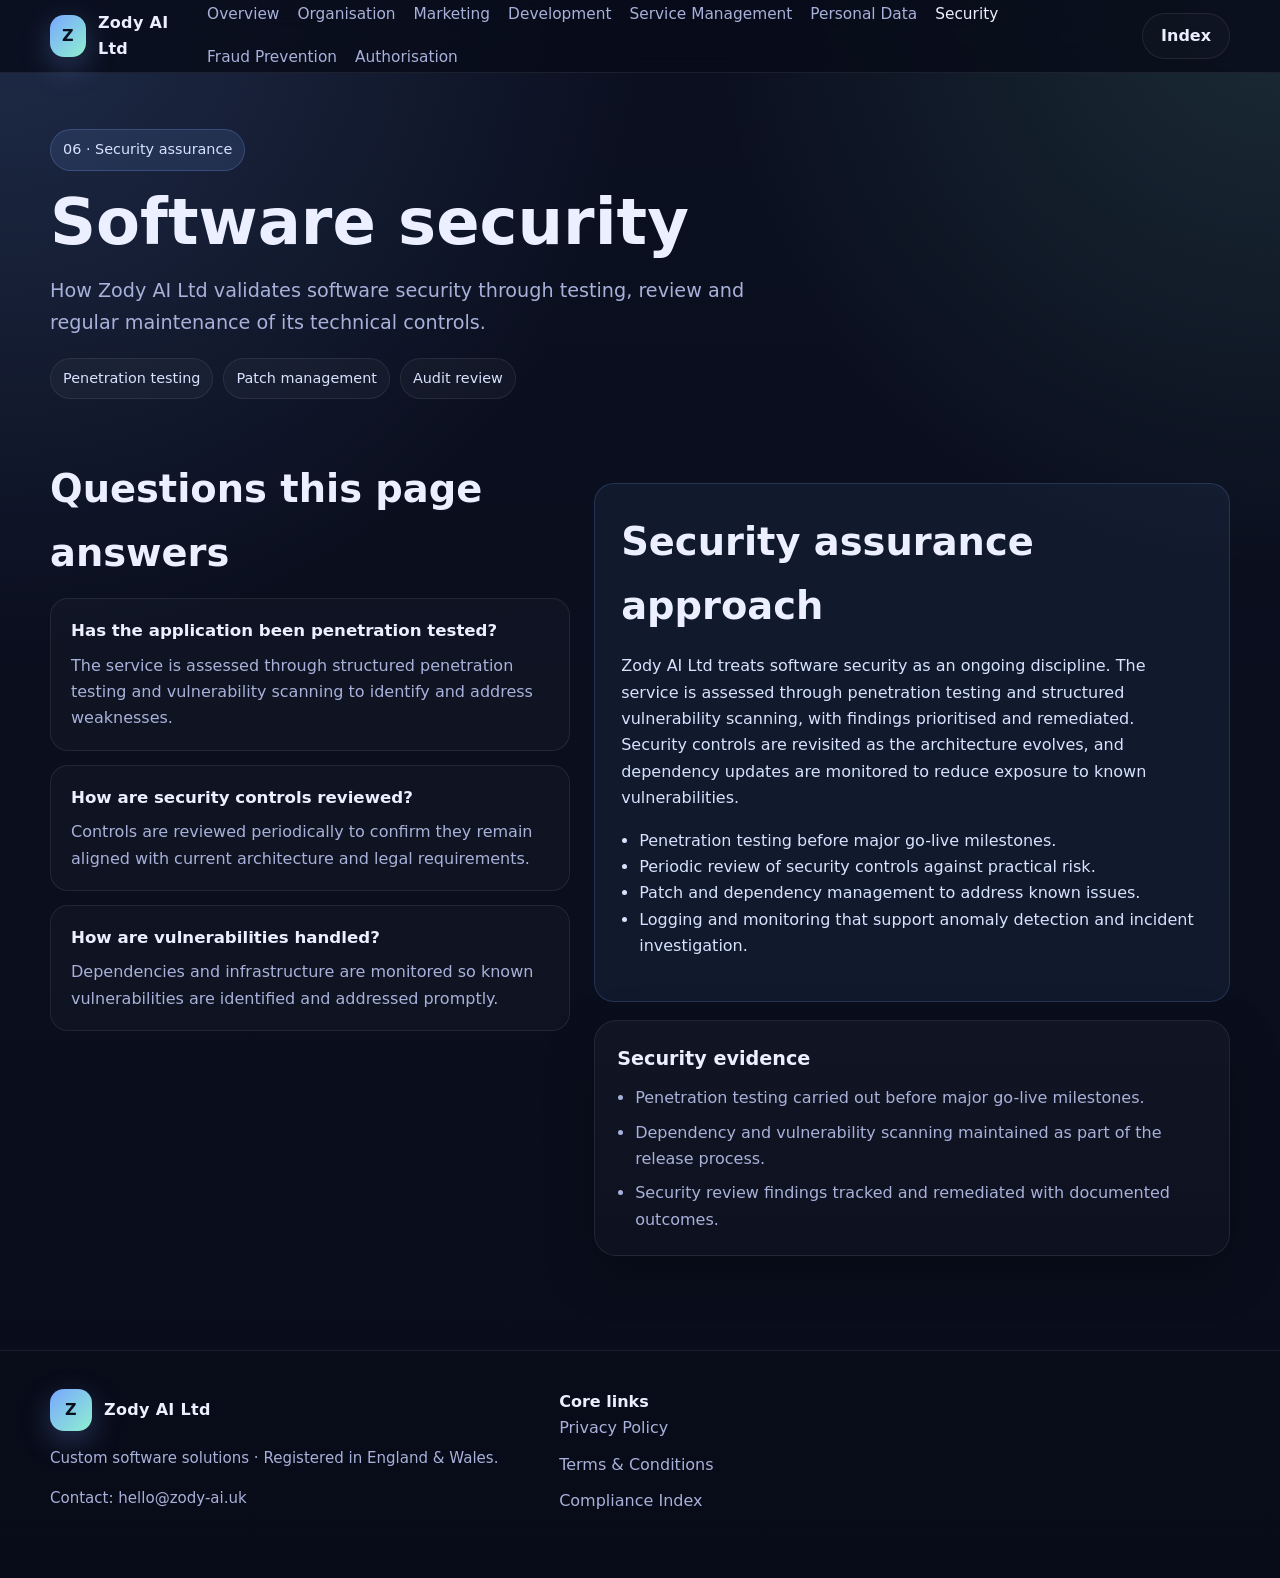
<file: pages/security.html>
<!doctype html>
<html lang="en">
<head>
  <meta charset="utf-8">
  <meta name="viewport" content="width=device-width, initial-scale=1">
  <title>Software security · Zody AI Ltd</title>
  <meta name="description" content="How Zody AI Ltd validates software security through testing, review and regular maintenance of its technical controls.">
  <link rel="stylesheet" href="../assets/css/styles.css">
</head>
<body>
  <header class="topbar">
    <div class="container nav">
      <a class="brand" href="../index.html"><div class="logo">Z</div><span>Zody AI Ltd</span></a>
      <nav class="navlinks"><a data-nav href="../index.html">Overview</a>
<a data-nav href="organisation.html">Organisation</a>
<a data-nav href="marketing.html">Marketing</a>
<a data-nav href="development.html">Development</a>
<a data-nav href="service-management.html">Service Management</a>
<a data-nav href="personal-data.html">Personal Data</a>
<a data-nav href="security.html">Security</a>
<a data-nav href="fraud-prevention.html">Fraud Prevention</a>
<a data-nav href="authorisation.html">Authorisation</a></nav>
      <a class="button secondary" href="compliance-index.html">Index</a>
    </div>
  </header>
  <main>
    <section class="page-hero">
      <div class="container">
        <span class="kicker">06 · Security assurance</span>
        <h1>Software security</h1>
        <p class="lead">How Zody AI Ltd validates software security through testing, review and regular maintenance of its technical controls.</p>
        <div class="page-meta"><span class="tag">Penetration testing</span><span class="tag">Patch management</span><span class="tag">Audit review</span></div>
      </div>
    </section>
    <section class="section">
      <div class="container split">
        <div>
          <h2>Questions this page answers</h2>
          <div class="question-list"><div class="question"><h3>Has the application been penetration tested?</h3><p>The service is assessed through structured penetration testing and vulnerability scanning to identify and address weaknesses.</p></div><div class="question"><h3>How are security controls reviewed?</h3><p>Controls are reviewed periodically to confirm they remain aligned with current architecture and legal requirements.</p></div><div class="question"><h3>How are vulnerabilities handled?</h3><p>Dependencies and infrastructure are monitored so known vulnerabilities are identified and addressed promptly.</p></div></div>
        </div>
        <div>
          <div class="answer-block">
            <h2>Security assurance approach</h2>
<p>Zody AI Ltd treats software security as an ongoing discipline. The service is assessed through penetration testing and structured vulnerability scanning, with findings prioritised and remediated. Security controls are revisited as the architecture evolves, and dependency updates are monitored to reduce exposure to known vulnerabilities.</p>
<ul>
  <li>Penetration testing before major go-live milestones.</li>
  <li>Periodic review of security controls against practical risk.</li>
  <li>Patch and dependency management to address known issues.</li>
  <li>Logging and monitoring that support anomaly detection and incident investigation.</li>
</ul>
          </div>
          <div class="panel card" style="margin-top:18px;">
      <h3>Security evidence</h3>
      <ul class="checklist">
        <li>Penetration testing carried out before major go-live milestones.</li>
        <li>Dependency and vulnerability scanning maintained as part of the release process.</li>
        <li>Security review findings tracked and remediated with documented outcomes.</li>
      </ul>
    </div>
        </div>
      </div>
    </section>
  </main>
  <footer class="footer">
  <div class="container footer-grid">
    <div>
      <div class="brand"><div class="logo">Z</div><span>Zody AI Ltd</span></div>
      <p class="small">Custom software solutions · Registered in England &amp; Wales.</p>
      <p class="small">Contact: hello@zody-ai.uk</p>
    </div>
    <div>
      <strong>Core links</strong>
      <ul>
        <li><a href="privacy.html">Privacy Policy</a></li>
        <li><a href="terms.html">Terms &amp; Conditions</a></li>
        <li><a href="compliance-index.html">Compliance Index</a></li>
      </ul>
    </div>
  </div>
</footer>
  <script src="../assets/js/site.js"></script>
</body>
</html>
</file>
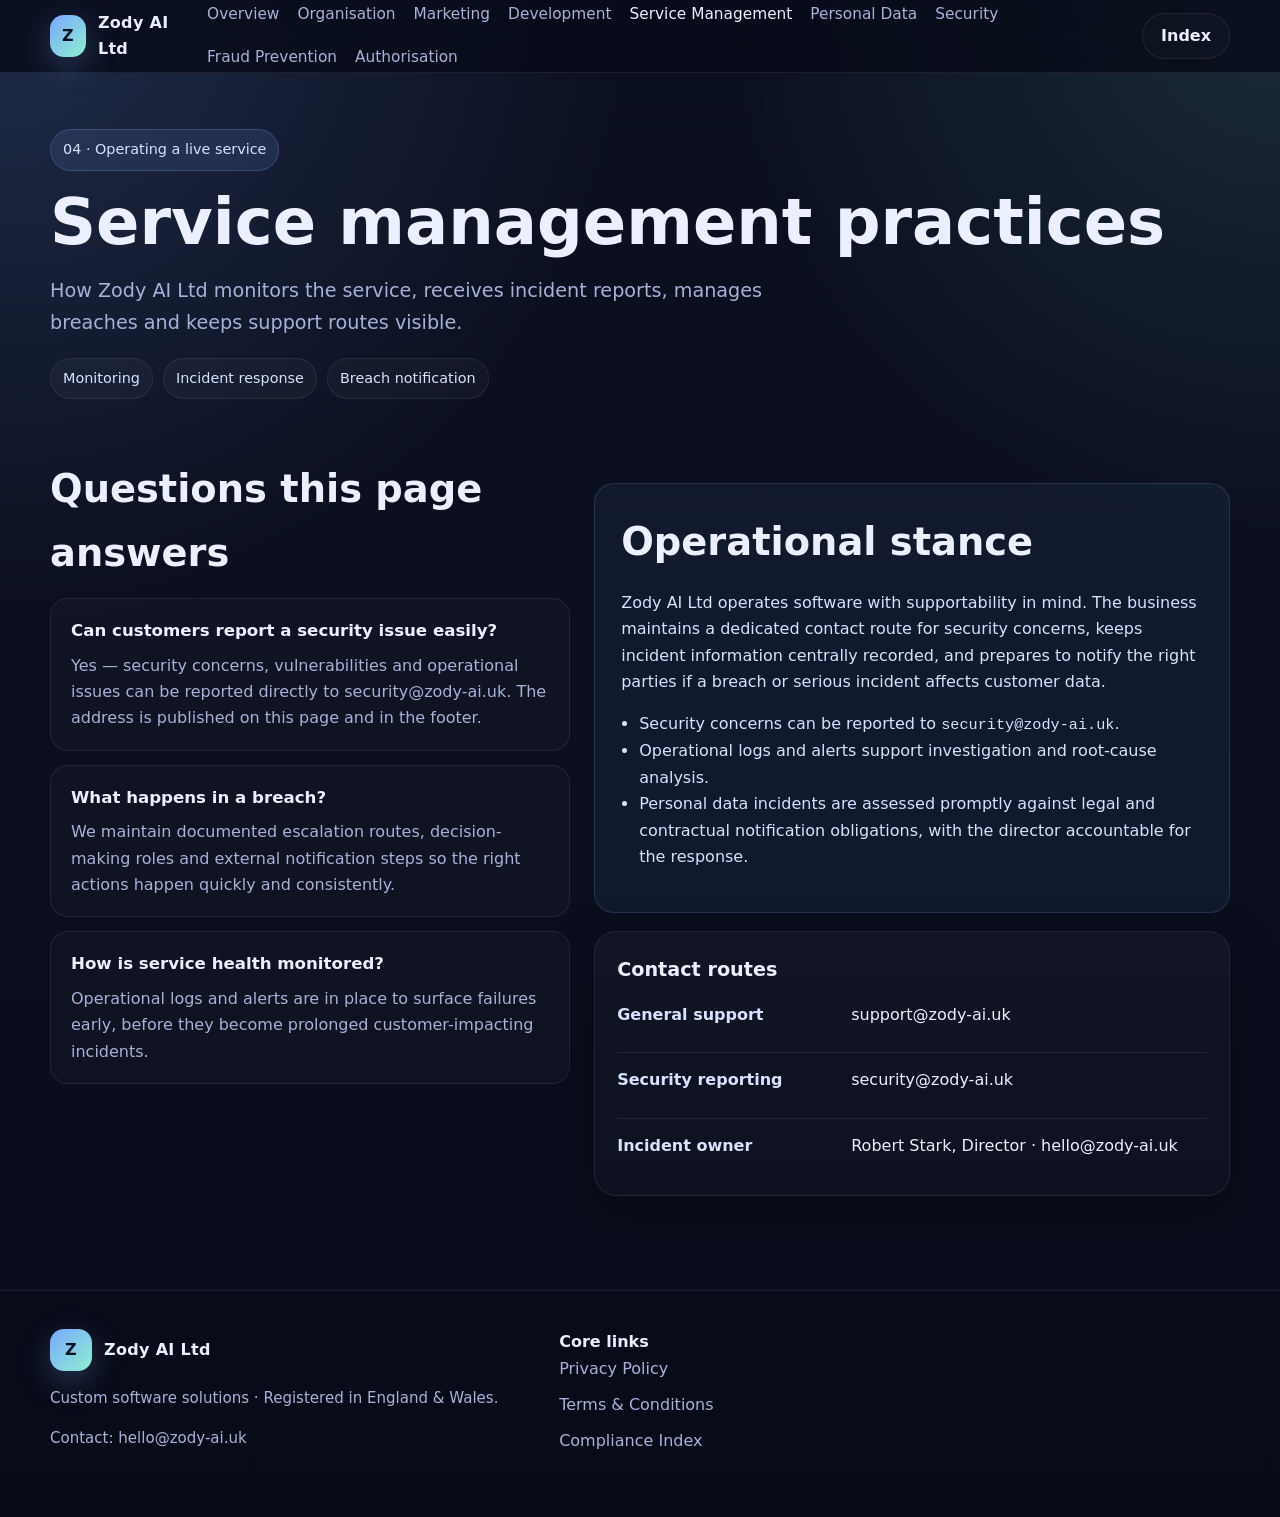
<file: pages/service-management.html>
<!doctype html>
<html lang="en">
<head>
  <meta charset="utf-8">
  <meta name="viewport" content="width=device-width, initial-scale=1">
  <title>Service management practices · Zody AI Ltd</title>
  <meta name="description" content="How Zody AI Ltd monitors the service, receives incident reports, manages breaches and keeps support routes visible.">
  <link rel="stylesheet" href="../assets/css/styles.css">
</head>
<body>
  <header class="topbar">
    <div class="container nav">
      <a class="brand" href="../index.html"><div class="logo">Z</div><span>Zody AI Ltd</span></a>
      <nav class="navlinks"><a data-nav href="../index.html">Overview</a>
<a data-nav href="organisation.html">Organisation</a>
<a data-nav href="marketing.html">Marketing</a>
<a data-nav href="development.html">Development</a>
<a data-nav href="service-management.html">Service Management</a>
<a data-nav href="personal-data.html">Personal Data</a>
<a data-nav href="security.html">Security</a>
<a data-nav href="fraud-prevention.html">Fraud Prevention</a>
<a data-nav href="authorisation.html">Authorisation</a></nav>
      <a class="button secondary" href="compliance-index.html">Index</a>
    </div>
  </header>
  <main>
    <section class="page-hero">
      <div class="container">
        <span class="kicker">04 · Operating a live service</span>
        <h1>Service management practices</h1>
        <p class="lead">How Zody AI Ltd monitors the service, receives incident reports, manages breaches and keeps support routes visible.</p>
        <div class="page-meta"><span class="tag">Monitoring</span><span class="tag">Incident response</span><span class="tag">Breach notification</span></div>
      </div>
    </section>
    <section class="section">
      <div class="container split">
        <div>
          <h2>Questions this page answers</h2>
          <div class="question-list"><div class="question"><h3>Can customers report a security issue easily?</h3><p>Yes — security concerns, vulnerabilities and operational issues can be reported directly to security@zody-ai.uk. The address is published on this page and in the footer.</p></div><div class="question"><h3>What happens in a breach?</h3><p>We maintain documented escalation routes, decision-making roles and external notification steps so the right actions happen quickly and consistently.</p></div><div class="question"><h3>How is service health monitored?</h3><p>Operational logs and alerts are in place to surface failures early, before they become prolonged customer-impacting incidents.</p></div></div>
        </div>
        <div>
          <div class="answer-block">
            <h2>Operational stance</h2>
<p>Zody AI Ltd operates software with supportability in mind. The business maintains a dedicated contact route for security concerns, keeps incident information centrally recorded, and prepares to notify the right parties if a breach or serious incident affects customer data.</p>
<ul>
  <li>Security concerns can be reported to <span class="codeish">security@zody-ai.uk</span>.</li>
  <li>Operational logs and alerts support investigation and root-cause analysis.</li>
  <li>Personal data incidents are assessed promptly against legal and contractual notification obligations, with the director accountable for the response.</li>
</ul>
          </div>
          <div class="panel card" style="margin-top:18px;">
      <h3>Contact routes</h3>
      <div class="table-like">
        <div class="row"><strong>General support</strong><span>support@zody-ai.uk</span></div>
        <div class="row"><strong>Security reporting</strong><span>security@zody-ai.uk</span></div>
        <div class="row"><strong>Incident owner</strong><span>Robert Stark, Director · hello@zody-ai.uk</span></div>
      </div>
    </div>
        </div>
      </div>
    </section>
  </main>
  <footer class="footer">
  <div class="container footer-grid">
    <div>
      <div class="brand"><div class="logo">Z</div><span>Zody AI Ltd</span></div>
      <p class="small">Custom software solutions · Registered in England &amp; Wales.</p>
      <p class="small">Contact: hello@zody-ai.uk</p>
    </div>
    <div>
      <strong>Core links</strong>
      <ul>
        <li><a href="privacy.html">Privacy Policy</a></li>
        <li><a href="terms.html">Terms &amp; Conditions</a></li>
        <li><a href="compliance-index.html">Compliance Index</a></li>
      </ul>
    </div>
  </div>
</footer>
  <script src="../assets/js/site.js"></script>
</body>
</html>
</file>
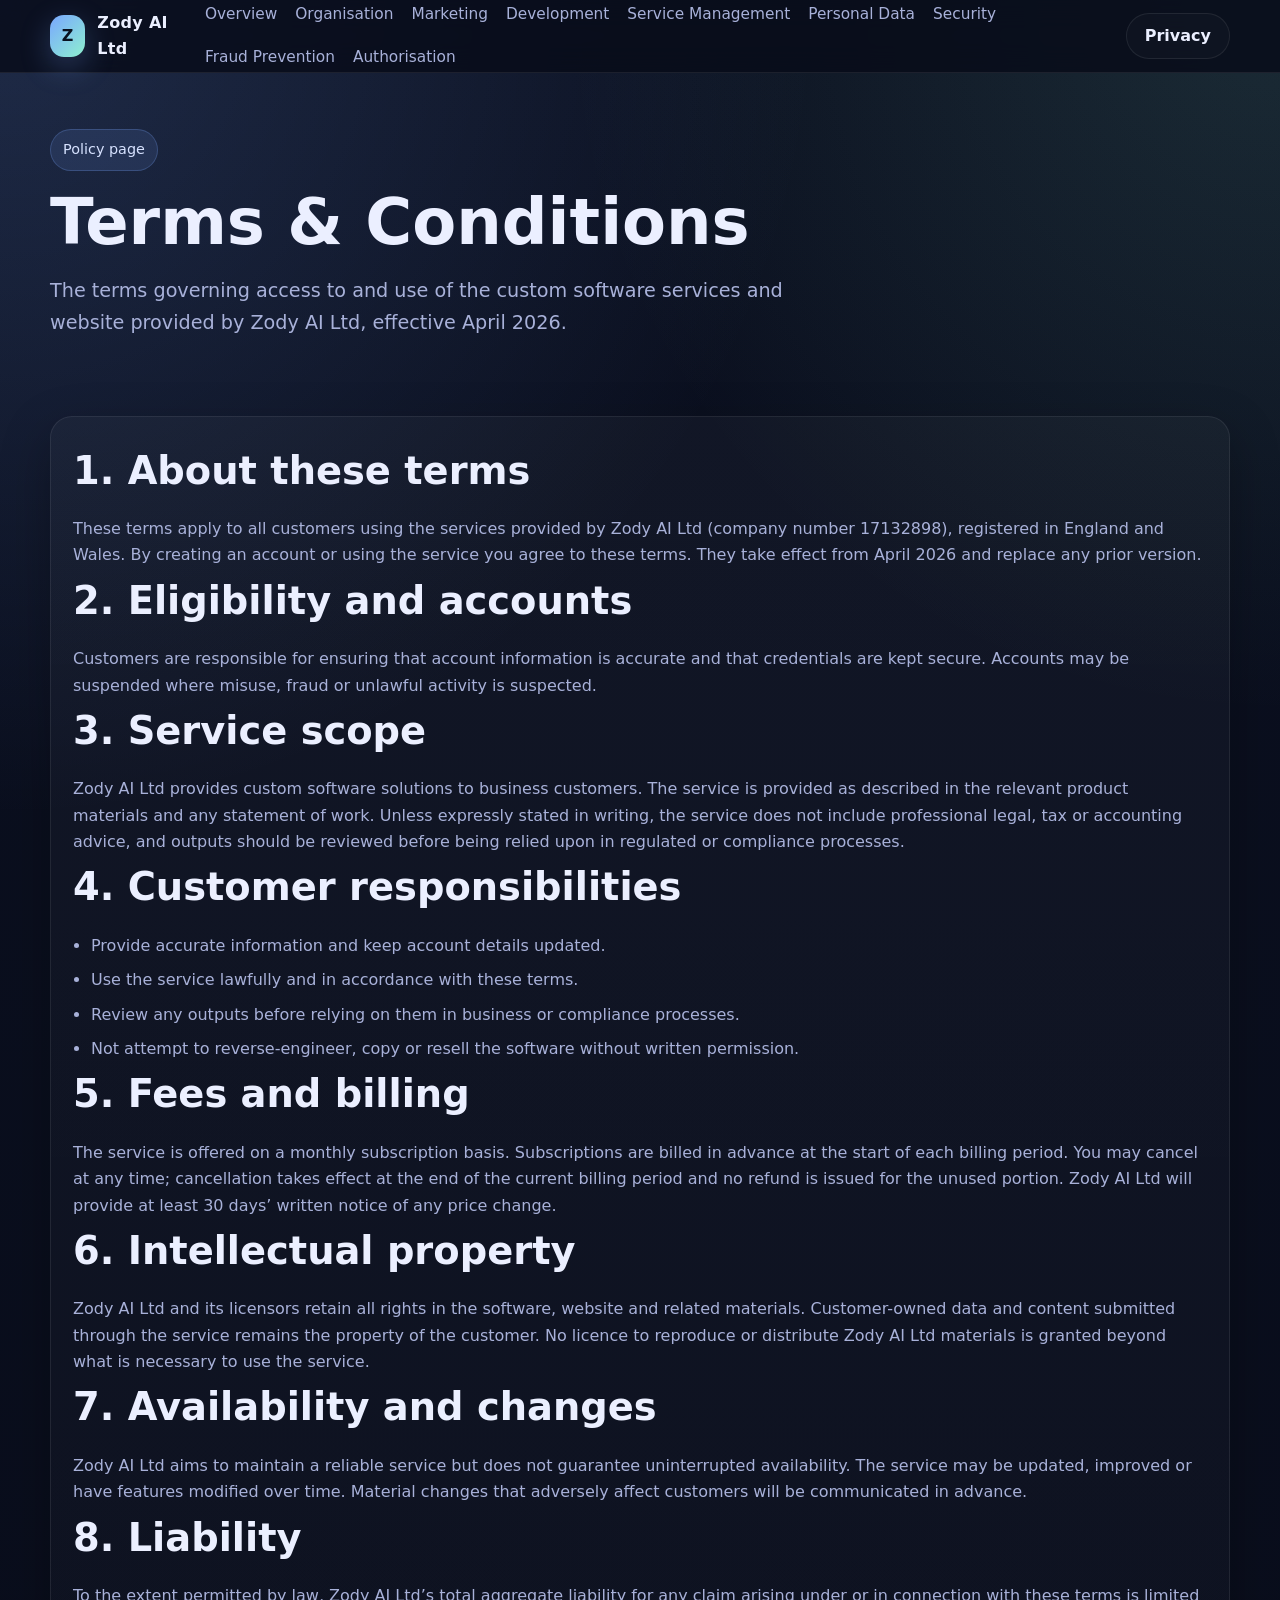
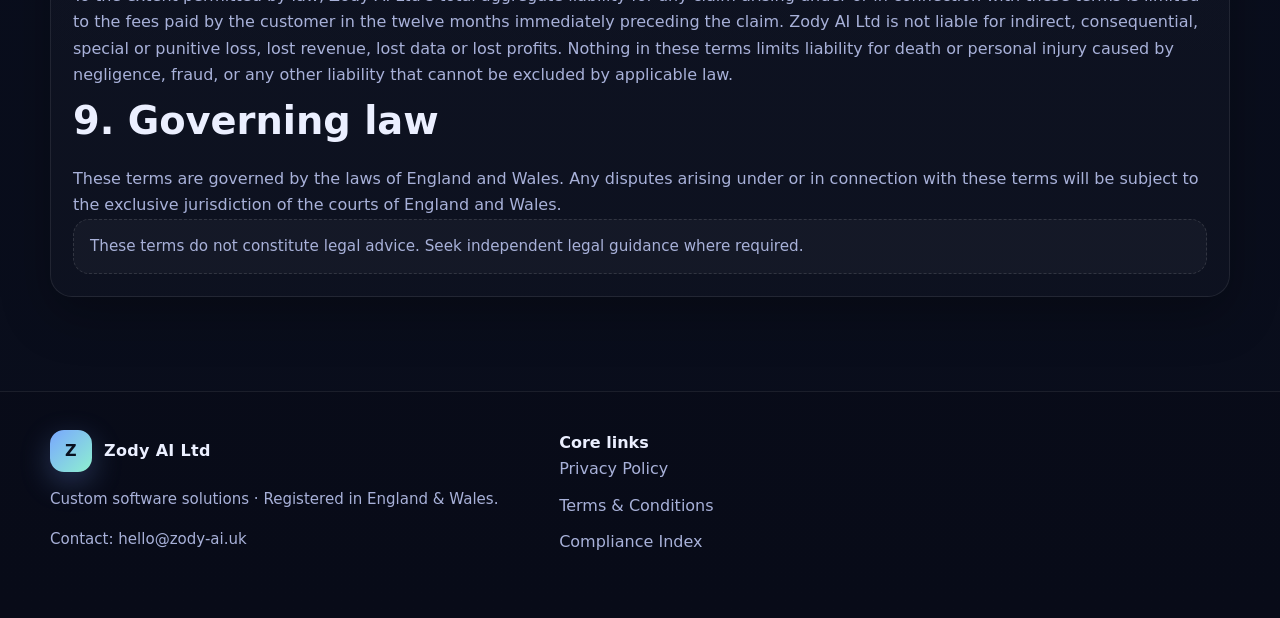
<file: pages/terms.html>
<!doctype html>
<html lang="en"><head><meta charset="utf-8"><meta name="viewport" content="width=device-width, initial-scale=1"><title>Terms &amp; Conditions · Zody AI Ltd</title><link rel="stylesheet" href="../assets/css/styles.css"></head>
<body>
<header class="topbar"><div class="container nav"><a class="brand" href="../index.html"><div class="logo">Z</div><span>Zody AI Ltd</span></a><nav class="navlinks"><a data-nav href="../index.html">Overview</a>
<a data-nav href="organisation.html">Organisation</a>
<a data-nav href="marketing.html">Marketing</a>
<a data-nav href="development.html">Development</a>
<a data-nav href="service-management.html">Service Management</a>
<a data-nav href="personal-data.html">Personal Data</a>
<a data-nav href="security.html">Security</a>
<a data-nav href="fraud-prevention.html">Fraud Prevention</a>
<a data-nav href="authorisation.html">Authorisation</a></nav><a class="button secondary" href="privacy.html">Privacy</a></div></header>
<main>
<section class="page-hero"><div class="container"><span class="kicker">Policy page</span><h1>Terms &amp; Conditions</h1><p class="lead">The terms governing access to and use of the custom software services and website provided by Zody AI Ltd, effective April 2026.</p></div></section>
<section class="section"><div class="container panel card">
<h2>1. About these terms</h2><p>These terms apply to all customers using the services provided by Zody AI Ltd (company number 17132898), registered in England and Wales. By creating an account or using the service you agree to these terms. They take effect from April 2026 and replace any prior version.</p>
<h2>2. Eligibility and accounts</h2><p>Customers are responsible for ensuring that account information is accurate and that credentials are kept secure. Accounts may be suspended where misuse, fraud or unlawful activity is suspected.</p>
<h2>3. Service scope</h2><p>Zody AI Ltd provides custom software solutions to business customers. The service is provided as described in the relevant product materials and any statement of work. Unless expressly stated in writing, the service does not include professional legal, tax or accounting advice, and outputs should be reviewed before being relied upon in regulated or compliance processes.</p>
<h2>4. Customer responsibilities</h2><ul class="checklist"><li>Provide accurate information and keep account details updated.</li><li>Use the service lawfully and in accordance with these terms.</li><li>Review any outputs before relying on them in business or compliance processes.</li><li>Not attempt to reverse-engineer, copy or resell the software without written permission.</li></ul>
<h2>5. Fees and billing</h2><p>The service is offered on a monthly subscription basis. Subscriptions are billed in advance at the start of each billing period. You may cancel at any time; cancellation takes effect at the end of the current billing period and no refund is issued for the unused portion. Zody AI Ltd will provide at least 30 days’ written notice of any price change.</p>
<h2>6. Intellectual property</h2><p>Zody AI Ltd and its licensors retain all rights in the software, website and related materials. Customer-owned data and content submitted through the service remains the property of the customer. No licence to reproduce or distribute Zody AI Ltd materials is granted beyond what is necessary to use the service.</p>
<h2>7. Availability and changes</h2><p>Zody AI Ltd aims to maintain a reliable service but does not guarantee uninterrupted availability. The service may be updated, improved or have features modified over time. Material changes that adversely affect customers will be communicated in advance.</p>
<h2>8. Liability</h2><p>To the extent permitted by law, Zody AI Ltd’s total aggregate liability for any claim arising under or in connection with these terms is limited to the fees paid by the customer in the twelve months immediately preceding the claim. Zody AI Ltd is not liable for indirect, consequential, special or punitive loss, lost revenue, lost data or lost profits. Nothing in these terms limits liability for death or personal injury caused by negligence, fraud, or any other liability that cannot be excluded by applicable law.</p>
<h2>9. Governing law</h2><p>These terms are governed by the laws of England and Wales. Any disputes arising under or in connection with these terms will be subject to the exclusive jurisdiction of the courts of England and Wales.</p>
<div class="notice">These terms do not constitute legal advice. Seek independent legal guidance where required.</div>
</div></section>
</main>
<footer class="footer">
  <div class="container footer-grid">
    <div>
      <div class="brand"><div class="logo">Z</div><span>Zody AI Ltd</span></div>
      <p class="small">Custom software solutions · Registered in England &amp; Wales.</p>
      <p class="small">Contact: hello@zody-ai.uk</p>
    </div>
    <div>
      <strong>Core links</strong>
      <ul>
        <li><a href="privacy.html">Privacy Policy</a></li>
        <li><a href="terms.html">Terms &amp; Conditions</a></li>
        <li><a href="compliance-index.html">Compliance Index</a></li>
      </ul>
    </div>
  </div>
</footer>
<script src="../assets/js/site.js"></script>
</body></html>
</file>
<file: assets/css/styles.css>
:root {
  --bg: #0b1020;
  --panel: #121933;
  --panel-2: #0f1530;
  --text: #ebefff;
  --muted: #a8b1d9;
  --line: rgba(255,255,255,0.08);
  --brand: #79a7ff;
  --brand-2: #8ef0d0;
  --accent: #d7e2ff;
  --shadow: 0 18px 50px rgba(0,0,0,0.28);
  --radius: 22px;
  --max: 1180px;
}
* { box-sizing: border-box; }
html { scroll-behavior: smooth; }
body {
  margin: 0;
  font-family: Inter, ui-sans-serif, system-ui, -apple-system, BlinkMacSystemFont, "Segoe UI", sans-serif;
  color: var(--text);
  background:
    radial-gradient(circle at top left, rgba(121,167,255,0.18), transparent 32%),
    radial-gradient(circle at top right, rgba(142,240,208,0.12), transparent 28%),
    linear-gradient(180deg, #0b1020 0%, #090d1b 100%);
  line-height: 1.65;
}
a { color: inherit; text-decoration: none; }
img { max-width: 100%; display: block; }
.container { width: min(calc(100% - 32px), var(--max)); margin: 0 auto; }
.topbar {
  position: sticky; top: 0; z-index: 50;
  backdrop-filter: blur(14px);
  background: rgba(8, 12, 25, 0.82);
  border-bottom: 1px solid var(--line);
}
.nav {
  display: flex; align-items: center; justify-content: space-between;
  min-height: 72px; gap: 18px;
}
.brand {
  display: flex; align-items: center; gap: 12px; font-weight: 700; letter-spacing: 0.02em;
}
.logo {
  width: 42px; height: 42px; border-radius: 14px;
  background: linear-gradient(135deg, var(--brand), var(--brand-2));
  display: grid; place-items: center; color: #09111f; font-weight: 800;
  box-shadow: 0 10px 30px rgba(121,167,255,0.28);
}
.navlinks {
  display: flex; align-items: center; gap: 18px; flex-wrap: wrap;
}
.navlinks a { color: var(--muted); font-size: 0.96rem; }
.navlinks a:hover, .navlinks a.active { color: var(--text); }
.button {
  display: inline-flex; align-items: center; justify-content: center; gap: 10px;
  min-height: 46px; padding: 0 18px; border-radius: 999px; border: 1px solid transparent;
  background: linear-gradient(135deg, var(--brand), #95b8ff);
  color: #081121; font-weight: 700; box-shadow: var(--shadow);
}
.button.secondary {
  background: rgba(255,255,255,0.02);
  border-color: var(--line); color: var(--text); box-shadow: none;
}
.hero { padding: 76px 0 38px; }
.hero-grid {
  display: grid; grid-template-columns: 1.3fr 0.9fr; gap: 28px; align-items: stretch;
}
.kicker {
  display: inline-flex; align-items: center; gap: 8px;
  padding: 8px 12px; border-radius: 999px;
  background: rgba(121,167,255,0.12); color: var(--accent); font-size: 0.9rem;
  border: 1px solid rgba(121,167,255,0.24);
}
.hero h1, .page-hero h1 {
  font-size: clamp(2.4rem, 5vw, 4.4rem);
  line-height: 1.05; margin: 18px 0 16px;
}
.hero p.lead, .page-hero p.lead {
  font-size: clamp(1.05rem, 2vw, 1.2rem); color: var(--muted); max-width: 760px;
}
.panel, .card {
  background: linear-gradient(180deg, rgba(255,255,255,0.03), rgba(255,255,255,0.018));
  border: 1px solid var(--line);
  border-radius: var(--radius); box-shadow: var(--shadow);
}
.hero-card {
  padding: 28px; display: flex; flex-direction: column; gap: 18px; justify-content: space-between;
}
.metric-grid { display: grid; grid-template-columns: repeat(2, 1fr); gap: 14px; }
.metric {
  padding: 18px; border-radius: 18px; background: rgba(255,255,255,0.02); border: 1px solid var(--line);
}
.metric strong { display: block; font-size: 1.55rem; margin-bottom: 6px; }
.section { padding: 38px 0; }
.section h2 { font-size: clamp(1.8rem, 3vw, 2.8rem); margin: 0 0 14px; }
.section-intro { color: var(--muted); max-width: 820px; margin-bottom: 24px; }
.grid {
  display: grid; gap: 18px;
}
.grid-3 { grid-template-columns: repeat(3, 1fr); }
.grid-2 { grid-template-columns: repeat(2, 1fr); }
.card {
  padding: 22px;
}
.card h3 { margin: 0 0 10px; font-size: 1.2rem; }
.card p { margin: 0; color: var(--muted); }
.card ul { margin: 10px 0 0 18px; color: var(--muted); padding: 0; }
.card li + li { margin-top: 8px; }
.icon-badge {
  width: 44px; height: 44px; border-radius: 14px; margin-bottom: 16px;
  display: grid; place-items: center; background: rgba(121,167,255,0.14); color: var(--brand);
  border: 1px solid rgba(121,167,255,0.18); font-weight: 800;
}
.split {
  display: grid; grid-template-columns: 0.9fr 1.1fr; gap: 24px; align-items: start;
}
.checklist { margin: 0; padding-left: 18px; }
.checklist li + li { margin-top: 8px; }
.callout {
  padding: 22px; border-radius: 20px; border: 1px solid rgba(142,240,208,0.22);
  background: linear-gradient(180deg, rgba(142,240,208,0.08), rgba(121,167,255,0.05));
}
.callout strong { display: block; margin-bottom: 8px; }
.page-hero { padding: 56px 0 20px; }
.page-meta {
  display: flex; flex-wrap: wrap; gap: 10px; margin-top: 18px;
}
.tag {
  display: inline-flex; align-items: center; gap: 8px;
  padding: 8px 12px; border-radius: 999px; color: var(--accent);
  background: rgba(255,255,255,0.03); border: 1px solid var(--line); font-size: 0.9rem;
}
.question-list {
  display: grid; gap: 14px;
}
.question {
  padding: 18px 20px; border-radius: 18px; background: rgba(255,255,255,0.025); border: 1px solid var(--line);
}
.question h3 { margin: 0 0 8px; font-size: 1.04rem; }
.question p { margin: 0; color: var(--muted); }
.answer-block {
  margin-top: 26px; padding: 26px; border-radius: 20px; background: rgba(121,167,255,0.07); border: 1px solid rgba(121,167,255,0.18);
}
.answer-block h2 { margin-top: 0; }
.answer-block p, .answer-block li { color: var(--accent); }
.answer-block ul { padding-left: 18px; }
.detail-grid { display: grid; grid-template-columns: 1fr 1fr; gap: 18px; }
.footer {
  margin-top: 56px; padding: 38px 0 52px; border-top: 1px solid var(--line);
  background: rgba(0,0,0,0.12);
}
.footer-grid { display: grid; grid-template-columns: 1.2fr 0.8fr 0.8fr; gap: 24px; }
.footer p, .footer li, .footer a { color: var(--muted); }
.footer ul { list-style: none; padding: 0; margin: 0; }
.footer li + li { margin-top: 10px; }
.small { font-size: 0.94rem; }
.table-like {
  display: grid; gap: 10px; margin-top: 16px;
}
.row {
  display: grid; grid-template-columns: 220px 1fr; gap: 14px; padding: 14px 0; border-top: 1px solid var(--line);
}
.row:first-child { border-top: none; padding-top: 0; }
.row strong { color: var(--accent); }
.codeish {
  font-family: ui-monospace, SFMono-Regular, Menlo, Consolas, monospace;
  font-size: 0.95rem; color: var(--accent);
}
.notice {
  padding: 14px 16px; border-radius: 16px; background: rgba(255,255,255,0.03); border: 1px dashed rgba(255,255,255,0.12);
  color: var(--muted); font-size: 0.95rem;
}
@media (max-width: 980px) {
  .hero-grid, .split, .detail-grid, .footer-grid, .grid-3, .grid-2, .row {
    grid-template-columns: 1fr;
  }
  .nav { padding: 10px 0; }
}
@media (max-width: 720px) {
  .navlinks { display: none; }
  .hero { padding-top: 54px; }
  .hero-card, .card, .question, .answer-block { padding: 20px; }
  .metric-grid { grid-template-columns: 1fr; }
}
</file>
